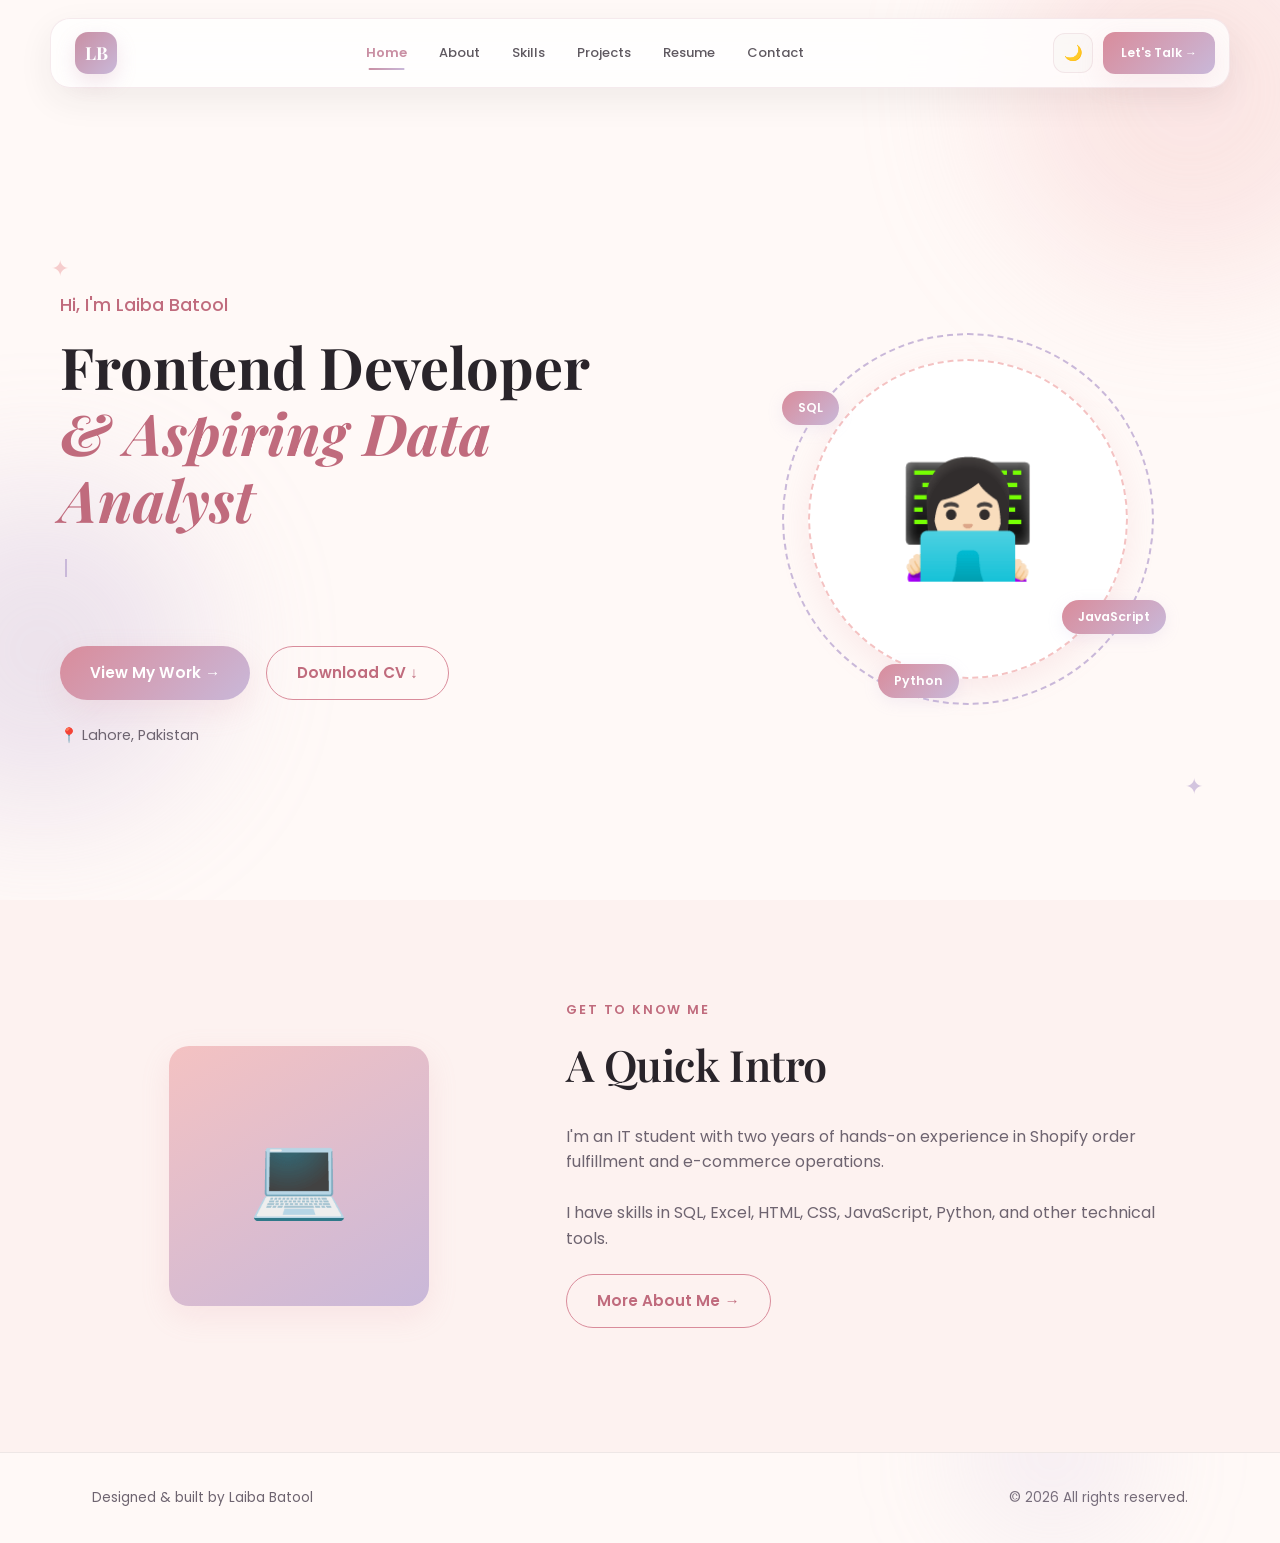
<file: index.html>
<!DOCTYPE html>

<html lang="en">

<head> <meta charset="UTF-8"> <meta name="viewport" content="width=device-width, initial-scale=1.0">

<title>Laiba Batool | Frontend Developer & Aspiring Data Analyst</title>

<!-- FAVICON -->
<link
    rel="icon"
    type="image/svg+xml"
    href="data:image/svg+xml,%3Csvg xmlns='http://www.w3.org/2000/svg' viewBox='0 0 100 100'%3E%3Crect width='100' height='100' rx='25' fill='%23C9B8D9'/%3E%3Ctext x='50' y='68' text-anchor='middle' font-size='55' font-family='Georgia' font-weight='bold' fill='%23FAF7F5'%3ELB%3C/text%3E%3C/svg%3E"
>

<!-- GOOGLE FONTS -->
<link rel="preconnect" href="https://fonts.googleapis.com">
<link rel="preconnect" href="https://fonts.gstatic.com" crossorigin>

<link
    href="https://fonts.googleapis.com/css2?family=Playfair+Display:wght@500;600;700&family=Poppins:wght@300;400;500;600;700&display=swap"
    rel="stylesheet"
>

<!-- MAIN CSS -->
<link rel="stylesheet" href="style.css">


<style>

    /* =========================================================
       CINEMATIC PORTFOLIO INTRO
    ========================================================== */

    #portfolio-intro {
        position: fixed;
        inset: 0;
        z-index: 99999;

        display: flex;
        align-items: center;
        justify-content: center;

        background: #FAF7F5;

        overflow: hidden;

        animation:
            introExit
            1.1s
            cubic-bezier(.77,0,.18,1)
            3.1s
            forwards;
    }

    #portfolio-intro::before {
        content: "";

        position: absolute;

        width: 520px;
        height: 520px;

        border-radius: 50%;

        background: rgba(232,199,209,0.42);

        filter: blur(75px);

        top: -180px;
        left: -170px;

        animation:
            introGlow
            4s
            ease-in-out
            infinite
            alternate;
    }

    #portfolio-intro::after {
        content: "";

        position: absolute;

        width: 500px;
        height: 500px;

        border-radius: 50%;

        background: rgba(201,184,217,0.38);

        filter: blur(80px);

        bottom: -190px;
        right: -150px;

        animation:
            introGlow
            4s
            ease-in-out
            infinite
            alternate-reverse;
    }


    /* =========================================================
       INTRO WINDOW
    ========================================================== */

    .intro-window {
        position: relative;
        z-index: 2;

        width: min(620px, 82vw);
        height: 390px;

        background: rgba(255,255,255,0.78);

        border: 1px solid rgba(201,143,163,0.25);

        border-radius: 24px;

        overflow: hidden;

        backdrop-filter: blur(15px);

        box-shadow:
            0 35px 90px rgba(41,37,42,0.14),
            0 12px 35px rgba(201,143,163,0.15);

        transform:
            perspective(1000px)
            scale(0.65)
            rotateX(14deg);

        opacity: 0;

        animation:
            introWindowOpen
            1.15s
            cubic-bezier(.16,1,.3,1)
            0.1s
            forwards;
    }


    /* =========================================================
       BROWSER BAR
    ========================================================== */

    .intro-browser-bar {
        height: 48px;

        display: flex;
        align-items: center;

        padding: 0 18px;

        gap: 8px;

        background: rgba(250,247,245,0.92);

        border-bottom:
            1px solid rgba(41,37,42,0.07);
    }

    .browser-dot {
        width: 9px;
        height: 9px;

        border-radius: 50%;

        background: #E8C7D1;

        animation:
            dotPulse
            2s
            ease-in-out
            infinite;
    }

    .browser-dot:nth-child(2) {
        background: #C9B8D9;
        animation-delay: .2s;
    }

    .browser-dot:nth-child(3) {
        background: #C98FA3;
        animation-delay: .4s;
    }

    .browser-url {
        position: absolute;

        left: 50%;

        transform: translateX(-50%);

        font-family: "Poppins", sans-serif;

        font-size: 9px;

        letter-spacing: 1px;

        color: #8d858b;

        background: #FAF7F5;

        padding: 6px 28px;

        border-radius: 20px;
    }


    /* =========================================================
       INTRO PAGE
    ========================================================== */

    .intro-page {
        height: calc(100% - 48px);

        display: flex;

        flex-direction: column;

        align-items: center;

        justify-content: center;

        position: relative;

        text-align: center;
    }


    /* =========================================================
       INTRO STARS
    ========================================================== */

    .intro-star {
        position: absolute;

        color: #C98FA3;

        font-size: 22px;

        opacity: 0;

        animation:
            starEnter .7s ease 1s forwards,
            starFloat 3s ease-in-out 1.7s infinite;
    }

    .intro-star.one {
        top: 65px;
        left: 75px;
    }

    .intro-star.two {
        bottom: 65px;
        right: 80px;

        color: #C9B8D9;

        animation-delay:
            1.2s,
            2s;
    }


    /* =========================================================
       INTRO AVATAR
    ========================================================== */

    .intro-avatar {
        width: 108px;
        height: 108px;

        display: flex;

        align-items: center;
        justify-content: center;

        border-radius: 50%;

        background:
            linear-gradient(
                135deg,
                #E8C7D1,
                #C9B8D9
            );

        border: 5px solid #FAF7F5;

        box-shadow:
            0 15px 40px rgba(201,143,163,0.28),
            0 0 0 8px rgba(201,184,217,0.12);

        font-size: 60px;

        opacity: 0;

        transform:
            translateY(35px)
            scale(.4);

        animation:
            introAvatar
            .9s
            cubic-bezier(.16,1,.3,1)
            .65s
            forwards;
    }


    /* =========================================================
       INTRO AVATAR RING
    ========================================================== */

    .intro-avatar-ring {
        position: absolute;

        width: 137px;
        height: 137px;

        border-radius: 50%;

        border:
            1px dashed
            rgba(201,143,163,0.65);

        opacity: 0;

        animation:
            ringIntro
            .8s
            ease
            .7s
            forwards,
            introRingRotate
            10s
            linear
            1.5s
            infinite;
    }

    .intro-avatar-ring::after {
        content: "";

        position: absolute;

        inset: 8px;

        border-radius: 50%;

        border:
            1px solid
            rgba(201,184,217,0.35);
    }


    /* =========================================================
       INTRO NAME
    ========================================================== */

    .intro-name {
        margin-top: 22px;

        display: flex;

        align-items: center;
        justify-content: center;

        gap: 14px;

        font-family:
            "Playfair Display",
            serif;

        font-size:
            clamp(35px,5vw,52px);

        font-weight: 600;

        color: #29252A;

        opacity: 0;

        transform: translateY(20px);

        animation:
            introName
            .8s
            ease
            1.1s
            forwards;
    }

    .intro-name span {
        color: #C98FA3;
    }


    .name-icon {
        font-family:
            "Poppins",
            sans-serif;

        font-size: 20px;

        color: #C9B8D9;

        display: inline-block;

        animation:
            nameIconFloat
            2.5s
            ease-in-out
            infinite;
    }

    .name-icon:last-child {
        color: #C98FA3;

        animation-delay: .5s;
    }


    /* =========================================================
       INTRO ROLE
    ========================================================== */

    .intro-role {
        margin-top: 6px;

        font-family:
            "Poppins",
            sans-serif;

        font-size: 11px;

        letter-spacing: 2.5px;

        text-transform: uppercase;

        color: #756e75;

        opacity: 0;

        transform: translateY(12px);

        animation:
            introRole
            .7s
            ease
            1.45s
            forwards;
    }

    .intro-role span {
        color: #C98FA3;
        padding: 0 7px;
    }


    /* =========================================================
       INTRO PROGRESS
    ========================================================== */

    .intro-progress {
        position: absolute;

        bottom: 34px;
        left: 50%;

        transform: translateX(-50%);

        width: 140px;
        height: 2px;

        background: #E8C7D1;

        overflow: hidden;

        opacity: 0;

        animation:
            progressAppear
            .5s
            ease
            1.55s
            forwards;
    }

    .intro-progress::after {
        content: "";

        position: absolute;

        left: 0;
        top: 0;

        width: 0;
        height: 100%;

        background:
            linear-gradient(
                90deg,
                #C98FA3,
                #C9B8D9
            );

        animation:
            progressLoad
            1.35s
            ease
            1.7s
            forwards;
    }


    /* =========================================================
       INTRO ANIMATIONS
    ========================================================== */

    @keyframes introWindowOpen {

        0% {
            opacity: 0;

            transform:
                perspective(1000px)
                scale(.65)
                rotateX(14deg);
        }

        60% {
            opacity: 1;
        }

        100% {
            opacity: 1;

            transform:
                perspective(1000px)
                scale(1)
                rotateX(0);
        }
    }

    @keyframes introAvatar {

        from {
            opacity: 0;

            transform:
                translateY(35px)
                scale(.4);
        }

        to {
            opacity: 1;

            transform:
                translateY(0)
                scale(1);
        }
    }

    @keyframes ringIntro {

        from {
            opacity: 0;

            transform:
                scale(.5);
        }

        to {
            opacity: 1;

            transform:
                scale(1);
        }
    }

    @keyframes introRingRotate {

        from {
            transform: rotate(0deg);
        }

        to {
            transform: rotate(360deg);
        }
    }

    @keyframes introName {

        from {
            opacity: 0;

            transform: translateY(20px);

            filter: blur(6px);
        }

        to {
            opacity: 1;

            transform: translateY(0);

            filter: blur(0);
        }
    }

    @keyframes introRole {

        from {
            opacity: 0;

            transform: translateY(12px);
        }

        to {
            opacity: 1;

            transform: translateY(0);
        }
    }

    @keyframes progressAppear {

        from {
            opacity: 0;
        }

        to {
            opacity: 1;
        }
    }

    @keyframes progressLoad {

        from {
            width: 0;
        }

        to {
            width: 100%;
        }
    }

    @keyframes introGlow {

        from {
            transform: scale(.9);
        }

        to {
            transform: scale(1.15);
        }
    }

    @keyframes starEnter {

        from {
            opacity: 0;

            transform: scale(0);
        }

        to {
            opacity: .8;

            transform: scale(1);
        }
    }

    @keyframes starFloat {

        0%,
        100% {
            transform:
                translateY(0)
                rotate(0deg);
        }

        50% {
            transform:
                translateY(-13px)
                rotate(10deg);
        }
    }

    @keyframes dotPulse {

        0%,
        100% {
            transform: scale(1);
        }

        50% {
            transform: scale(1.35);
        }
    }

    @keyframes nameIconFloat {

        0%,
        100% {
            transform:
                translateY(0)
                rotate(0deg)
                scale(1);
        }

        50% {
            transform:
                translateY(-7px)
                rotate(15deg)
                scale(1.15);
        }
    }

    @keyframes introExit {

        0% {
            opacity: 1;

            transform: scale(1);
        }

        45% {
            opacity: 1;

            transform: scale(1.01);
        }

        75% {
            opacity: .8;

            transform: scale(1.06);
        }

        100% {
            opacity: 0;

            transform: scale(1.14);

            visibility: hidden;

            pointer-events: none;
        }
    }


    /* =========================================================
       PROFESSIONAL NAVBAR
    ========================================================== */

    .navbar {
        position: fixed;

        top: 18px;
        left: 50%;

        transform: translateX(-50%);

        width: min(1180px, calc(100% - 40px));

        z-index: 9999;

        transition:
            top .35s ease,
            width .35s ease;
    }

    .nav-inner {
        min-height: 70px;

        display: flex;

        align-items: center;

        justify-content: space-between;

        gap: 28px;

        padding: 10px 14px 10px 24px;

        background:
            rgba(255,255,255,0.78);

        border:
            1px solid
            rgba(201,143,163,.18);

        border-radius: 20px;

        backdrop-filter: blur(20px);

        -webkit-backdrop-filter: blur(20px);

        box-shadow:
            0 12px 35px
            rgba(41,37,42,.07);
    }

    /* LOGO */

    .nav-inner::before {
        content: "LB";

        width: 42px;
        height: 42px;

        flex-shrink: 0;

        display: flex;

        align-items: center;
        justify-content: center;

        border-radius: 13px;

        background:
            linear-gradient(
                135deg,
                #C98FA3,
                #C9B8D9
            );

        color: #fff;

        font-family:
            "Playfair Display",
            serif;

        font-size: 18px;

        font-weight: 700;

        box-shadow:
            0 8px 20px
            rgba(201,143,163,.22);
    }


    /* NAV LINKS */

    .nav-links {
        display: flex;

        align-items: center;

        justify-content: center;

        gap: 6px;

        flex: 1;
    }

    .nav-links a {
        position: relative;

        padding: 10px 13px;

        text-decoration: none;

        color: #5f5960;

        font-family:
            "Poppins",
            sans-serif;

        font-size: 13px;

        font-weight: 500;

        border-radius: 10px;

        transition:
            color .3s ease,
            background .3s ease,
            transform .3s ease;
    }

    .nav-links a:hover {
        color: #C98FA3;

        background:
            rgba(201,184,217,.10);

        transform:
            translateY(-1px);
    }

    .nav-links a.active {
        color: #C98FA3;

        font-weight: 600;
    }

    .nav-links a::after {
        content: "";

        position: absolute;

        left: 50%;
        bottom: 3px;

        width: 0;
        height: 2px;

        border-radius: 20px;

        background:
            linear-gradient(
                90deg,
                #C98FA3,
                #C9B8D9
            );

        transform:
            translateX(-50%);

        transition:
            width .3s ease;
    }

    .nav-links a:hover::after,
    .nav-links a.active::after {
        width: 55%;
    }


    /* NAV ACTIONS */

    .nav-actions {
        display: flex;

        align-items: center;

        gap: 10px;
    }


    /* THEME BUTTON */

    .theme-toggle {
        width: 40px;
        height: 40px;

        border: 1px solid
            rgba(201,143,163,.18);

        border-radius: 12px;

        background:
            rgba(250,247,245,.8);

        cursor: pointer;

        font-size: 15px;

        display: flex;

        align-items: center;
        justify-content: center;

        transition:
            transform .3s ease,
            background .3s ease,
            box-shadow .3s ease;
    }

    .theme-toggle:hover {
        transform:
            rotate(15deg)
            scale(1.05);

        background:
            #C9B8D9;

        box-shadow:
            0 8px 20px
            rgba(201,184,217,.25);
    }


    /* LET'S TALK */

    .nav-actions .btn-small {
        padding: 11px 18px;

        border-radius: 12px;

        font-size: 12px;

        font-weight: 600;

        text-decoration: none;
    }


    /* NAVBAR SCROLL */

    .navbar.scrolled {
        top: 10px;

        width:
            min(1100px, calc(100% - 30px));
    }

    .navbar.scrolled .nav-inner {
        min-height: 62px;

        box-shadow:
            0 15px 40px
            rgba(41,37,42,.10);

        background:
            rgba(255,255,255,.90);
    }


    /* =========================================================
       MOUSE LAVENDER SPOTLIGHT
    ========================================================== */

    .mouse-glow {
        position: fixed;

        width: 300px;
        height: 300px;

        border-radius: 50%;

        pointer-events: none;

        z-index: 2;

        background:
            radial-gradient(
                circle,
                rgba(201,184,217,.30) 0%,
                rgba(201,184,217,.15) 30%,
                rgba(201,184,217,.05) 55%,
                transparent 72%
            );

        transform:
            translate(-50%,-50%);

        opacity: 0;

        transition:
            opacity .4s ease,
            width .3s ease,
            height .3s ease;

        mix-blend-mode: multiply;
    }

    body:hover .mouse-glow {
        opacity: 1;
    }


    /* =========================================================
       BACKGROUND BLOBS
    ========================================================== */

    .bg-decor {
        pointer-events: none;
    }

    .decor-blob {
        animation:
            blobMovement
            10s
            ease-in-out
            infinite
            alternate;
    }

    .blob-2 {
        animation-delay: -4s;
    }

    @keyframes blobMovement {

        0% {
            transform:
                translate(0,0)
                scale(1);
        }

        50% {
            transform:
                translate(35px,-25px)
                scale(1.08);
        }

        100% {
            transform:
                translate(-25px,35px)
                scale(.95);
        }
    }


    /* =========================================================
       HERO
    ========================================================== */

    .hero {
        position: relative;

        overflow: hidden;
    }

    .hero-inner {
        position: relative;

        z-index: 3;
    }


    /* HERO TEXT */

    .hero-text {
        animation:
            heroTextReveal
            1.1s
            cubic-bezier(.16,1,.3,1)
            .25s
            both;
    }

    @keyframes heroTextReveal {

        from {
            opacity: 0;

            transform:
                translateX(-45px);

            filter:
                blur(6px);
        }

        to {
            opacity: 1;

            transform:
                translateX(0);

            filter:
                blur(0);
        }
    }


    .eyebrow {
        animation:
            eyebrowPulse
            3s
            ease-in-out
            infinite;
    }

    @keyframes eyebrowPulse {

        0%,
        100% {
            transform:
                translateX(0);
        }

        50% {
            transform:
                translateX(5px);
        }
    }


    /* HERO TITLE */

    .hero-title {
        animation:
            titleReveal
            1.2s
            cubic-bezier(.16,1,.3,1)
            .4s
            both;
    }

    @keyframes titleReveal {

        from {
            opacity: 0;

            transform:
                translateY(35px);

            filter:
                blur(8px);
        }

        to {
            opacity: 1;

            transform:
                translateY(0);

            filter:
                blur(0);
        }
    }


    /* TYPEWRITER */

    .hero-sub.typewriter-text {
        min-height: 58px;

        position: relative;
    }

    .hero-sub.typewriter-text::after {
        content: "";

        display: inline-block;

        width: 2px;

        height: 1.1em;

        margin-left: 5px;

        vertical-align: middle;

        background:
            #C9B8D9;

        animation:
            cursorBlink
            .7s
            infinite;
    }

    @keyframes cursorBlink {

        0%,
        45% {
            opacity: 1;
        }

        46%,
        100% {
            opacity: 0;
        }
    }


    /* BUTTONS */

    .hero-actions {
        animation:
            buttonsReveal
            1s
            ease
            1.15s
            both;
    }

    @keyframes buttonsReveal {

        from {
            opacity: 0;

            transform:
                translateY(20px);
        }

        to {
            opacity: 1;

            transform:
                translateY(0);
        }
    }

    .btn {
        position: relative;

        overflow: hidden;

        transition:
            transform .3s ease,
            box-shadow .3s ease;
    }

    .btn::before {
        content: "";

        position: absolute;

        top: 0;
        left: -120%;

        width: 80%;
        height: 100%;

        background:
            linear-gradient(
                90deg,
                transparent,
                rgba(255,255,255,.5),
                transparent
            );

        transform:
            skewX(-20deg);

        transition:
            left .6s ease;
    }

    .btn:hover::before {
        left: 130%;
    }

    .btn:hover {
        transform:
            translateY(-4px);

        box-shadow:
            0 12px 28px
            rgba(201,143,163,.28);
    }


    /* HERO VISUAL */

    .hero-visual {
        perspective:
            1000px;

        animation:
            visualReveal
            1.3s
            cubic-bezier(.16,1,.3,1)
            .45s
            both;
    }

    @keyframes visualReveal {

        from {
            opacity: 0;

            transform:
                translateX(50px)
                scale(.85);
        }

        to {
            opacity: 1;

            transform:
                translateX(0)
                scale(1);
        }
    }

    .hero-card {
        position: relative;

        transition:
            transform .15s ease-out;

        transform-style:
            preserve-3d;
    }


    /* HERO AVATAR */

    .hero-avatar {
        position: relative;

        z-index: 5;

        transition:
            transform .4s ease,
            box-shadow .4s ease;

        animation:
            avatarFloat
            4s
            ease-in-out
            infinite;
    }

    .hero-avatar:hover {
        transform:
            scale(1.08);

        box-shadow:
            0 18px 45px
            rgba(201,184,217,.5);
    }

    @keyframes avatarFloat {

        0%,
        100% {
            transform:
                translateY(0);
        }

        50% {
            transform:
                translateY(-10px);
        }
    }


    /* RINGS */

    .ring-1 {
        animation:
            ringSpinOne
            14s
            linear
            infinite;
    }

    .ring-2 {
        animation:
            ringSpinTwo
            18s
            linear
            infinite;
    }

    @keyframes ringSpinOne {

        from {
            transform:
                rotate(0deg);
        }

        to {
            transform:
                rotate(360deg);
        }
    }

    @keyframes ringSpinTwo {

        from {
            transform:
                rotate(360deg);
        }

        to {
            transform:
                rotate(0deg);
        }
    }


    /* =========================================================
       FLOATING SKILL CHIPS
    ========================================================== */

    .floating-chip {
        z-index: 10;

        cursor: pointer;

        transition:
            transform .3s ease,
            box-shadow .3s ease,
            background .3s ease;

        animation:
            chipGlow
            2.5s
            ease-in-out
            infinite;
    }

    .floating-chip:hover {
        background:
            linear-gradient(
                135deg,
                #C9B8D9,
                #C98FA3
            ) !important;

        color:
            #ffffff !important;

        transform:
            scale(1.2)
            translateY(-5px) !important;

        box-shadow:
            0 12px 30px
            rgba(201,184,217,.6);
    }

    .chip-1 {
        animation:
            chipOne
            4s
            ease-in-out
            infinite;
    }

    .chip-2 {
        animation:
            chipTwo
            4.5s
            ease-in-out
            infinite;
    }

    .chip-3 {
        animation:
            chipThree
            4.2s
            ease-in-out
            infinite;
    }

    @keyframes chipOne {

        0%,
        100% {
            transform:
                translate(0,0);
        }

        50% {
            transform:
                translate(-12px,-14px);
        }
    }

    @keyframes chipTwo {

        0%,
        100% {
            transform:
                translate(0,0);
        }

        50% {
            transform:
                translate(13px,-11px);
        }
    }

    @keyframes chipThree {

        0%,
        100% {
            transform:
                translate(0,0);
        }

        50% {
            transform:
                translate(-10px,13px);
        }
    }

    @keyframes chipGlow {

        0%,
        100% {
            box-shadow:
                0 5px 15px
                rgba(201,143,163,.12);
        }

        50% {
            box-shadow:
                0 10px 25px
                rgba(201,184,217,.4);
        }
    }


    /* =========================================================
       LOCATION
    ========================================================== */

    .hero-location {
        animation:
            locationReveal
            .8s
            ease
            1.15s
            both;

        transition:
            transform .3s ease,
            color .3s ease;
    }

    .hero-location:hover {
        transform:
            translateX(6px);

        color:
            #C98FA3;
    }

    @keyframes locationReveal {

        from {
            opacity: 0;

            transform:
                translateY(12px);
        }

        to {
            opacity: 1;

            transform:
                translateY(0);
        }
    }


    /* =========================================================
       PETALS
    ========================================================== */

    .petal {
        animation:
            petalFloat
            4s
            ease-in-out
            infinite;
    }

    .petal-2 {
        animation-delay: -2s;
    }

    @keyframes petalFloat {

        0%,
        100% {
            transform:
                translateY(0)
                rotate(0deg);
        }

        50% {
            transform:
                translateY(-15px)
                rotate(15deg);
        }
    }


    /* =========================================================
       ABOUT
    ========================================================== */

    .about {
        position:
            relative;

        overflow:
            hidden;
    }

    .about-card {
        transition:
            transform .4s ease,
            box-shadow .4s ease;

        animation:
            aboutFloat
            5s
            ease-in-out
            infinite;
    }

    .about-card:hover {
        transform:
            translateY(-12px)
            rotate(-2deg)
            scale(1.03);

        box-shadow:
            0 25px 55px
            rgba(201,184,217,.3);
    }

    @keyframes aboutFloat {

        0%,
        100% {
            transform:
                translateY(0);
        }

        50% {
            transform:
                translateY(-8px);
        }
    }


    /* =========================================================
       SCROLL REVEAL
    ========================================================== */

    .about-content {
        opacity: 0;

        transform:
            translateY(35px);

        transition:
            opacity .9s ease,
            transform .9s ease;
    }

    .about-content.reveal {
        opacity: 1;

        transform:
            translateY(0);
    }

    .about-visual {
        opacity: 0;

        transform:
            translateX(-35px);

        transition:
            opacity .9s ease,
            transform .9s ease;
    }

    .about-visual.reveal {
        opacity: 1;

        transform:
            translateX(0);
    }


    /* =========================================================
       SECTION TITLE
    ========================================================== */

    .section-title {
        transition:
            transform .3s ease,
            color .3s ease;
    }

    .section-title:hover {
        transform:
            translateX(5px);

        color:
            #C98FA3;
    }


    /* =========================================================
       FOOTER
    ========================================================== */

    .footer {
        position:
            relative;

        overflow:
            hidden;
    }

    .footer::before {
        content: "";

        position:
            absolute;

        width: 200px;
        height: 200px;

        border-radius:
            50%;

        background:
            rgba(201,184,217,.15);

        filter:
            blur(50px);

        top: -100px;
        right: 10%;

        animation:
            footerGlow
            6s
            ease-in-out
            infinite
            alternate;
    }

    @keyframes footerGlow {

        from {
            transform:
                translateX(-20px);
        }

        to {
            transform:
                translateX(30px);
        }
    }


    /* =========================================================
       SCROLL TOP
    ========================================================== */

    .scroll-top {
        transition:
            transform .3s ease,
            background .3s ease;
    }

    .scroll-top:hover {
        transform:
            translateY(-5px)
            scale(1.08);

        background:
            #C9B8D9;
    }


    /* =========================================================
       MOBILE
    ========================================================== */

    @media (max-width: 900px) {

        .navbar {
            width:
                calc(100% - 28px);

            top: 12px;
        }

        .nav-inner {
            padding:
                9px 10px 9px 15px;
        }

        .nav-links {
            gap: 2px;
        }

        .nav-links a {
            padding:
                9px 8px;

            font-size: 12px;
        }

        .nav-actions .btn-small {
            padding:
                10px 13px;
        }
    }


    @media (max-width: 768px) {

        .mouse-glow {
            display:
                none;
        }

        .nav-inner {
            min-height:
                62px;
        }

        .nav-inner::before {
            width: 40px;
            height: 40px;
        }

        .nav-links {
            position: fixed;

            top: 76px;
            left: 0;
            right: 0;

            display: none;

            flex-direction: column;

            padding: 14px;

            background:
                rgba(255,255,255,.96);

            border:
                1px solid
                rgba(201,143,163,.18);

            border-radius: 18px;

            box-shadow:
                0 20px 45px
                rgba(41,37,42,.10);

            backdrop-filter:
                blur(20px);
        }

        .nav-links.open {
            display:
                flex;
        }

        .nav-links a {
            width: 100%;

            text-align:
                center;

            padding:
                12px;
        }

        .nav-actions {
            margin-left:
                auto;
        }

        .nav-burger {
            width: 40px;
            height: 40px;

            display: flex;

            flex-direction:
                column;

            align-items:
                center;

            justify-content:
                center;

            gap: 5px;

            border:
                1px solid
                rgba(201,143,163,.18);

            border-radius:
                12px;

            background:
                #FAF7F5;

            cursor:
                pointer;
        }

        .nav-burger span {
            width: 18px;
            height: 2px;

            border-radius:
                10px;

            background:
                #29252A;

            transition:
                .3s ease;
        }

        .hero-sub.typewriter-text {
            min-height:
                90px;
        }
    }


    @media (min-width: 769px) {

        .nav-burger {
            display:
                none;
        }
    }


    @media (max-width: 600px) {

        .intro-window {
            width:
                88vw;

            height:
                360px;

            border-radius:
                19px;
        }

        .browser-url {
            display:
                none;
        }

        .intro-avatar {
            width:
                90px;

            height:
                90px;

            font-size:
                50px;
        }

        .intro-avatar-ring {
            width:
                114px;

            height:
                114px;
        }

        .intro-name {
            font-size:
                34px;

            gap:
                9px;
        }

        .name-icon {
            font-size:
                16px;
        }

        .intro-role {
            font-size:
                9px;

            letter-spacing:
                1.8px;
        }

        .intro-star.one {
            left:
                35px;
        }

        .intro-star.two {
            right:
                35px;
        }

        .nav-actions .btn-small {
            display:
                none;
        }
    }


    /* =========================================================
       ACCESSIBILITY
    ========================================================== */

    @media (prefers-reduced-motion: reduce) {

        *,
        *::before,
        *::after {
            animation-duration:
                .01ms !important;

            animation-iteration-count:
                1 !important;

            scroll-behavior:
                auto !important;

            transition-duration:
                .01ms !important;
        }
    }

</style>

</head>

<body>

<!-- =========================================================
     MOUSE LAVENDER GLOW
========================================================== -->

<div
    class="mouse-glow"
    id="mouseGlow">
</div>


<!-- =========================================================
     CINEMATIC OPENING INTRO
     IMPORTANT:
     JS neeche decide karega ke intro show karna hai ya nahi.
========================================================== -->

<div id="portfolio-intro">

    <div class="intro-window">

        <!-- BROWSER BAR -->

        <div class="intro-browser-bar">

            <span class="browser-dot"></span>
            <span class="browser-dot"></span>
            <span class="browser-dot"></span>

            <div class="browser-url">
                laibabatool.dev
            </div>

        </div>


        <!-- INTRO PAGE -->

        <div class="intro-page">

            <span
                class="intro-star one">
                ✦
            </span>

            <span
                class="intro-star two">
                ✦
            </span>


            <!-- AVATAR RING -->

            <div
                class="intro-avatar-ring">
            </div>


            <!-- AVATAR -->

            <div class="intro-avatar">
                👩🏻‍💻
            </div>


            <!-- NAME -->

            <div class="intro-name">

                <span class="name-icon">
                    ✦
                </span>

                Laiba

                <span>
                    Batool
                </span>

                <span class="name-icon">
                    ✦
                </span>

            </div>


            <!-- ROLE -->

            <div class="intro-role">

                Frontend Developer

                <span>•</span>

                Aspiring Data Analyst

            </div>


            <!-- PROGRESS -->

            <div class="intro-progress"></div>

        </div>

    </div>

</div>


<!-- =========================================================
     DECORATIVE BACKGROUND
========================================================== -->

<div
    class="bg-decor"
    aria-hidden="true">

    <span
        class="decor-blob blob-1">
    </span>

    <span
        class="decor-blob blob-2">
    </span>

</div>


<!-- =========================================================
     PROFESSIONAL NAVBAR
========================================================== -->

<header
    class="navbar"
    id="navbar">

    <div class="nav-inner">


        <!-- NAVIGATION -->

        <nav
            class="nav-links"
            id="navLinks">

            <a
                href="index.html"
                class="active">
                Home
            </a>

            <a href="about.html">
                About
            </a>

            <a href="skills.html">
                Skills
            </a>

            <a href="projects.html">
                Projects
            </a>

            <a href="resume.html">
                Resume
            </a>

            <a href="contact.html">
                Contact
            </a>

        </nav>


        <!-- NAV ACTIONS -->

        <div class="nav-actions">

            <button
                id="themeToggle"
                class="theme-toggle"
                aria-label="Toggle dark mode">
                🌙
            </button>


            <a
                href="contact.html"
                class="btn btn-small btn-primary">
                Let's Talk →
            </a>


            <button
                class="nav-burger"
                id="navBurger"
                aria-label="Open menu"
                aria-expanded="false">

                <span></span>
                <span></span>
                <span></span>

            </button>

        </div>

    </div>

</header>


<!-- =========================================================
     MAIN
========================================================== -->

<main>


    <!-- =====================================================
         HERO
    ====================================================== -->

    <section
        class="hero"
        id="home">


        <!-- DECORATIVE PETALS -->

        <span
            class="petal petal-1"
            aria-hidden="true">
            ✦
        </span>

        <span
            class="petal petal-2"
            aria-hidden="true">
            ✦
        </span>


        <div class="hero-inner">


            <!-- HERO TEXT -->

            <div class="hero-text">

                <p class="eyebrow">
                    Hi, I'm Laiba Batool
                </p>


                <h1 class="hero-title">

                    Frontend Developer

                    <br>

                    <em>
                        & Aspiring Data Analyst
                    </em>

                </h1>


                <!-- TYPEWRITER -->

                <p
                    class="hero-sub typewriter-text"
                    id="typewriterText">
                </p>


                <!-- BUTTONS -->

                <div class="hero-actions">

                    <a
                        href="projects.html"
                        class="btn btn-primary">
                        View My Work →
                    </a>

                    <a
                        href="Laiba_Batool_CV.pdf"
                        download
                        class="btn btn-outline">
                        Download CV ↓
                    </a>

                </div>


                <!-- LOCATION -->

                <p class="hero-location">
                    📍 Lahore, Pakistan
                </p>

            </div>


            <!-- =================================================
                 HERO VISUAL
            ================================================== -->

            <div
                class="hero-visual"
                id="heroVisual">

                <div
                    class="hero-card"
                    id="heroCard">


                    <!-- AVATAR -->

                    <div class="hero-avatar">
                        👩🏻‍💻
                    </div>


                    <!-- RINGS -->

                    <div
                        class="hero-ring ring-1">
                    </div>

                    <div
                        class="hero-ring ring-2">
                    </div>


                    <!-- SKILLS -->

                    <span
                        class="floating-chip chip-1">
                        SQL
                    </span>

                    <span
                        class="floating-chip chip-2">
                        JavaScript
                    </span>

                    <span
                        class="floating-chip chip-3">
                        Python
                    </span>

                </div>

            </div>

        </div>

    </section>


    <!-- =====================================================
         ABOUT
    ====================================================== -->

    <section
        class="about"
        id="about-teaser">

        <div
            class="section-inner about-grid">


            <!-- ABOUT VISUAL -->

            <div
                class="about-visual"
                data-reveal>

                <div class="about-card">
                    💻
                </div>

            </div>


            <!-- ABOUT CONTENT -->

            <div
                class="about-content"
                data-reveal>

                <p class="section-eyebrow">
                    Get to know me
                </p>


                <h2 class="section-title">
                    A Quick Intro
                </h2>


                <p class="about-text">

                    I'm an IT student with two years
                    of hands-on experience in Shopify
                    order fulfillment and e-commerce
                    operations.

                    <br>
                    <br>

                    I have skills in SQL, Excel, HTML,
                    CSS, JavaScript, Python, and other
                    technical tools.

                </p>


                <div class="hero-actions">

                    <a
                        href="about.html"
                        class="btn btn-outline">
                        More About Me →
                    </a>

                </div>

            </div>

        </div>

    </section>

</main>


<!-- =========================================================
     FOOTER
========================================================== -->

<footer class="footer">

    <div
        class="section-inner footer-inner">

        <p>
            Designed & built by
            Laiba Batool
        </p>

        <p>
            ©
            <span id="year"></span>
            All rights reserved.
        </p>

    </div>

</footer>


<!-- =========================================================
     SCROLL TO TOP
========================================================== -->

<button
    id="scrollTop"
    class="scroll-top"
    aria-label="Scroll to top">

    ↑

</button>


<!-- =========================================================
     JAVASCRIPT
========================================================== -->

<script>

    /* =====================================================
       CINEMATIC INTRO — SHOW ONLY ONCE PER SESSION
    ====================================================== */

    const intro =
        document.getElementById(
            "portfolio-intro"
        );

    /*
     * sessionStorage ka matlab:
     *
     * Portfolio pehli dafa open hoga:
     * INTRO SHOW
     *
     * Home / About / Skills / Projects par jaogi:
     * INTRO SHOW NAHI HOGA
     *
     * Same browser tab/session mein index.html dobara open:
     * INTRO SHOW NAHI HOGA
     *
     * Browser/tab close karke new session:
     * INTRO PHIR SHOW HO SAKTA HAI
     */

    const introAlreadyShown =
        sessionStorage.getItem(
            "portfolioIntroShown"
        );


    if (introAlreadyShown) {

        /* Intro ko bilkul show nahi karna */

        if (intro) {
            intro.remove();
        }

    } else {

        /* Pehli visit */

        sessionStorage.setItem(
            "portfolioIntroShown",
            "true"
        );


        /* Animation complete hone ke baad remove */

        setTimeout(
            function () {

                if (intro) {
                    intro.remove();
                }

            },
            4250
        );
    }


    /* =====================================================
       TYPEWRITER EFFECT
    ====================================================== */

    const typewriterText =
        document.getElementById(
            "typewriterText"
        );

    const text =
        "I create clean, responsive and user-friendly digital experiences with modern web technologies.";

    let textIndex = 0;


    function typeWriter() {

        if (!typewriterText) return;


        if (
            textIndex <
            text.length
        ) {

            typewriterText.textContent +=
                text.charAt(textIndex);

            textIndex++;


            setTimeout(
                typeWriter,
                38
            );
        }
    }


    setTimeout(
        typeWriter,
        introAlreadyShown ? 700 : 4300
    );


    /* =====================================================
       MOUSE LAVENDER SPOTLIGHT
    ====================================================== */

    const mouseGlow =
        document.getElementById(
            "mouseGlow"
        );

    let mouseX = 0;
    let mouseY = 0;

    let glowX = 0;
    let glowY = 0;


    document.addEventListener(
        "mousemove",
        function (event) {

            mouseX =
                event.clientX;

            mouseY =
                event.clientY;

        }
    );


    function animateGlow() {

        glowX +=
            (mouseX - glowX) * .12;

        glowY +=
            (mouseY - glowY) * .12;


        if (mouseGlow) {

            mouseGlow.style.left =
                glowX + "px";

            mouseGlow.style.top =
                glowY + "px";

        }


        requestAnimationFrame(
            animateGlow
        );
    }


    animateGlow();


    /* =====================================================
       HERO 3D TILT
    ====================================================== */

    const heroVisual =
        document.getElementById(
            "heroVisual"
        );

    const heroCard =
        document.getElementById(
            "heroCard"
        );


    if (
        heroVisual &&
        heroCard
    ) {

        heroVisual.addEventListener(
            "mousemove",
            function (event) {

                const rect =
                    heroVisual
                    .getBoundingClientRect();


                const x =
                    event.clientX -
                    rect.left;

                const y =
                    event.clientY -
                    rect.top;


                const centerX =
                    rect.width / 2;

                const centerY =
                    rect.height / 2;


                const rotateY =
                    (x - centerX) / 25;

                const rotateX =
                    (centerY - y) / 25;


                heroCard.style.transform =
                    `
                    perspective(1000px)
                    rotateX(${rotateX}deg)
                    rotateY(${rotateY}deg)
                    scale(1.03)
                    `;
            }
        );


        heroVisual.addEventListener(
            "mouseleave",
            function () {

                heroCard.style.transform =
                    `
                    perspective(1000px)
                    rotateX(0deg)
                    rotateY(0deg)
                    scale(1)
                    `;

            }
        );
    }


    /* =====================================================
       SKILL CHIP POP
    ====================================================== */

    const chips =
        document.querySelectorAll(
            ".floating-chip"
        );


    chips.forEach(
        function (chip) {

            chip.addEventListener(
                "click",
                function () {

                    chip.style.transform =
                        "scale(1.3)";


                    setTimeout(
                        function () {

                            chip.style.transform =
                                "";

                        },
                        350
                    );

                }
            );

        }
    );


    /* =====================================================
       SCROLL REVEAL
    ====================================================== */

    const revealElements =
        document.querySelectorAll(
            "[data-reveal]"
        );


    const revealObserver =
        new IntersectionObserver(
            function (entries) {

                entries.forEach(
                    function (entry) {

                        if (
                            entry.isIntersecting
                        ) {

                            entry.target.classList.add(
                                "reveal"
                            );

                        }

                    }
                );

            },
            {
                threshold: .15
            }
        );


    revealElements.forEach(
        function (element) {

            revealObserver.observe(
                element
            );

        }
    );


    /* =====================================================
       NAVBAR SCROLL
    ====================================================== */

    const navbar =
        document.getElementById(
            "navbar"
        );


    window.addEventListener(
        "scroll",
        function () {

            if (!navbar) return;


            if (
                window.scrollY > 30
            ) {

                navbar.classList.add(
                    "scrolled"
                );

            } else {

                navbar.classList.remove(
                    "scrolled"
                );

            }

        }
    );


    /* =====================================================
       MOBILE NAVIGATION
    ====================================================== */

    const navBurger =
        document.getElementById(
            "navBurger"
        );

    const navLinks =
        document.getElementById(
            "navLinks"
        );


    if (
        navBurger &&
        navLinks
    ) {

        navBurger.addEventListener(
            "click",
            function () {

                navLinks.classList.toggle(
                    "open"
                );


                const isOpen =
                    navLinks.classList.contains(
                        "open"
                    );


                navBurger.setAttribute(
                    "aria-expanded",
                    isOpen
                );

            }
        );


        navLinks
            .querySelectorAll("a")
            .forEach(
                function (link) {

                    link.addEventListener(
                        "click",
                        function () {

                            navLinks.classList.remove(
                                "open"
                            );

                            navBurger.setAttribute(
                                "aria-expanded",
                                "false"
                            );

                        }
                    );

                }
            );
    }


    /* =====================================================
       CURRENT YEAR
    ====================================================== */

    const year =
        document.getElementById(
            "year"
        );


    if (year) {

        year.textContent =
            new Date().getFullYear();

    }


    /* =====================================================
       SCROLL TO TOP
    ====================================================== */

    const scrollTop =
        document.getElementById(
            "scrollTop"
        );


    if (scrollTop) {

        window.addEventListener(
            "scroll",
            function () {

                if (
                    window.scrollY > 400
                ) {

                    scrollTop.classList.add(
                        "show"
                    );

                } else {

                    scrollTop.classList.remove(
                        "show"
                    );

                }

            }
        );


        scrollTop.addEventListener(
            "click",
            function () {

                window.scrollTo({

                    top: 0,

                    behavior: "smooth"

                });

            }
        );

    }

</script>


<!-- EXISTING JAVASCRIPT -->

<script src="script.js"></script>

</body>

</html>
</file>
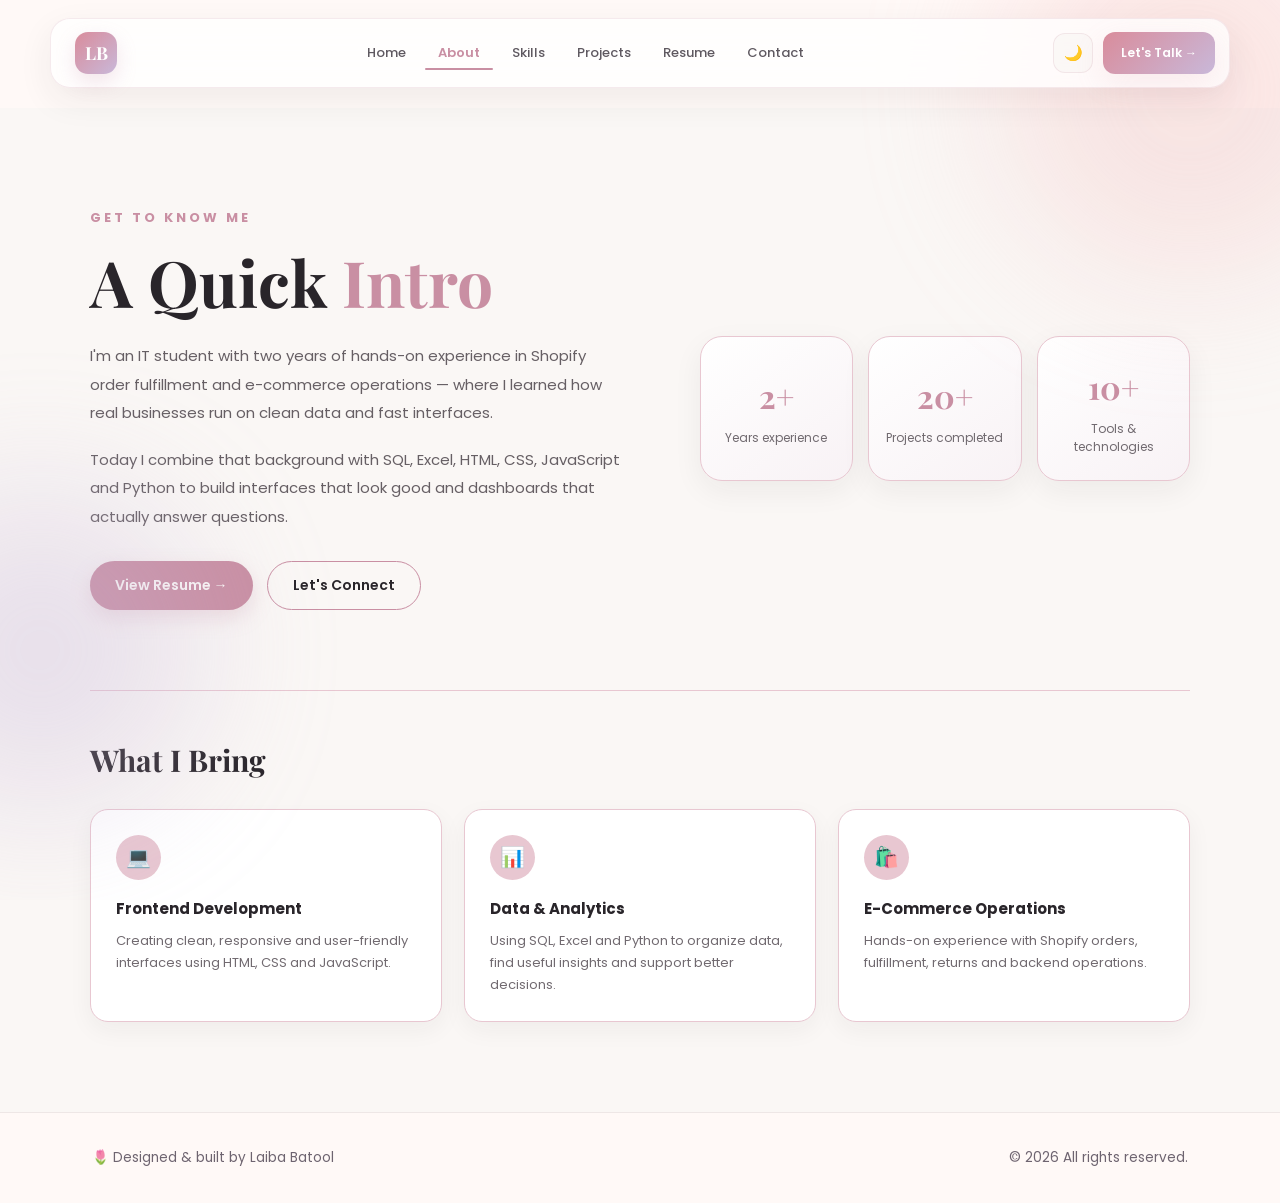
<file: about.html>
<!DOCTYPE html>
<html lang="en">

<head>
    <meta charset="UTF-8">
    <meta name="viewport" content="width=device-width, initial-scale=1.0">

    <title>About | Laiba Batool</title>

    <!-- Favicon -->
    <link
        rel="icon"
        type="image/svg+xml"
        href="data:image/svg+xml,%3Csvg xmlns='http://www.w3.org/2000/svg' viewBox='0 0 100 100'%3E%3Crect width='100' height='100' rx='25' fill='%23C9B8D9'/%3E%3Ctext x='50' y='68' text-anchor='middle' font-size='55' font-family='Georgia' font-weight='bold' fill='%23FAF7F5'%3ELB%3C/text%3E%3C/svg%3E"
    >

    <!-- Google Fonts -->
    <link rel="preconnect" href="https://fonts.googleapis.com">
    <link rel="preconnect" href="https://fonts.gstatic.com" crossorigin>

    <link
        href="https://fonts.googleapis.com/css2?family=Playfair+Display:wght@500;600;700&family=Poppins:wght@300;400;500;600;700&display=swap"
        rel="stylesheet"
    >

    <!-- Existing CSS -->
    <link rel="stylesheet" href="style.css">


    <!-- ABOUT PAGE ONLY -->
    <style>

        /* =========================
           ABOUT PAGE
        ========================== */

        .about-page {
            min-height: calc(100vh - 160px);
            background: var(--off-white);
            color: var(--charcoal);
            padding: 100px 7% 90px;
        }


        .about-container {
            width: 100%;
            max-width: 1150px;
            margin: auto;
        }


        .about-grid {
            display: grid;
            grid-template-columns: 1.1fr 1fr;
            gap: 70px;
            align-items: center;
        }


        /* =========================
           LEFT SIDE
        ========================== */

        .about-label {
            color: var(--dusty-rose);
            font-family: "Poppins", sans-serif;
            font-size: 13px;
            font-weight: 700;
            letter-spacing: 3px;
            text-transform: uppercase;
            margin-bottom: 18px;
        }


        .about-title {
            font-family: "Playfair Display", serif;
            font-size: clamp(3rem, 5vw, 4.4rem);
            line-height: 1.1;
            color: var(--charcoal);
            margin: 0 0 25px;
            font-weight: 700;
        }


        .about-title span {
            color: var(--dusty-rose);
        }


        .about-description {
            font-family: "Poppins", sans-serif;
            color: #665F64;
            font-size: 15px;
            line-height: 1.9;
            max-width: 650px;
            margin-bottom: 18px;
        }


        /* =========================
           BUTTONS
        ========================== */

        .about-buttons {
            display: flex;
            gap: 14px;
            flex-wrap: wrap;
            margin-top: 30px;
        }


        .about-btn {
            display: inline-flex;
            align-items: center;
            justify-content: center;
            padding: 12px 25px;
            border-radius: 30px;
            text-decoration: none;
            font-family: "Poppins", sans-serif;
            font-size: 14px;
            font-weight: 600;
            transition: all 0.3s ease;
        }


        .about-btn-primary {
            background: var(--dusty-rose);
            color: var(--off-white);
            box-shadow: 0 8px 20px rgba(201, 143, 163, 0.25);
        }


        .about-btn-primary:hover {
            background: #B97890;
            transform: translateY(-3px);
        }


        .about-btn-outline {
            background: transparent;
            color: var(--charcoal);
            border: 1px solid var(--dusty-rose);
        }


        .about-btn-outline:hover {
            background: var(--soft-pink);
            transform: translateY(-3px);
        }


        /* =========================
           STATS
        ========================== */

        .about-stats {
            display: grid;
            grid-template-columns: repeat(3, 1fr);
            gap: 15px;
        }


        .about-stat {
            min-height: 145px;
            padding: 22px 12px;
            border-radius: 22px;

            background: linear-gradient(
                145deg,
                #FFFFFF,
                var(--light-bg)
            );

            border: 1px solid var(--soft-pink);

            display: flex;
            flex-direction: column;
            align-items: center;
            justify-content: center;

            text-align: center;

            box-shadow: 0 10px 30px rgba(41, 37, 42, 0.06);

            transition: all 0.3s ease;
        }


        .about-stat:hover {
            transform: translateY(-7px);
            border-color: var(--lavender);
            box-shadow: 0 15px 35px rgba(201, 143, 163, 0.15);
        }


        .stat-number {
            font-family: "Playfair Display", serif;
            font-size: 32px;
            font-weight: 700;
            color: var(--dusty-rose);
            margin-bottom: 8px;
        }


        .stat-text {
            color: #716A70;
            font-family: "Poppins", sans-serif;
            font-size: 12px;
            line-height: 1.5;
        }


        /* =========================
           WHAT I BRING
        ========================== */

        .about-info {
            margin-top: 80px;
            padding-top: 45px;
            border-top: 1px solid var(--soft-pink);
        }


        .about-info-title {
            font-family: "Playfair Display", serif;
            color: var(--charcoal);
            font-size: 30px;
            margin-bottom: 25px;
        }


        .about-info-grid {
            display: grid;
            grid-template-columns: repeat(3, 1fr);
            gap: 22px;
        }


        .info-item {
            padding: 25px;
            background: #FFFFFF;
            border: 1px solid var(--soft-pink);
            border-radius: 18px;

            box-shadow: 0 8px 25px rgba(41, 37, 42, 0.05);

            transition: all 0.3s ease;
        }


        .info-item:hover {
            transform: translateY(-5px);
            border-color: var(--lavender);
        }


        .info-icon {
            width: 45px;
            height: 45px;
            border-radius: 50%;

            display: flex;
            align-items: center;
            justify-content: center;

            background: var(--soft-pink);
            color: var(--charcoal);

            margin-bottom: 17px;
            font-size: 20px;
        }


        .info-item h3 {
            font-family: "Poppins", sans-serif;
            color: var(--charcoal);
            font-size: 15px;
            margin-bottom: 9px;
        }


        .info-item p {
            font-family: "Poppins", sans-serif;
            color: #716A70;
            font-size: 13px;
            line-height: 1.7;
            margin: 0;
        }


        /* =========================
           ACTIVE ABOUT NAV
        ========================== */

        .nav-links a.active {
            color: var(--dusty-rose) !important;
        }


        .nav-links a.active::after {
            width: 100% !important;
            background: var(--dusty-rose) !important;
        }


        /* =========================
           RESPONSIVE
        ========================== */

        @media (max-width: 900px) {

            .about-grid {
                grid-template-columns: 1fr;
                gap: 50px;
            }

            .about-title {
                font-size: 3.2rem;
            }

            .about-stats {
                max-width: 650px;
            }
        }


        @media (max-width: 650px) {

            .about-page {
                padding: 70px 22px;
            }

            .about-title {
                font-size: 2.7rem;
            }

            .about-description {
                font-size: 14px;
            }

            .about-stats {
                grid-template-columns: 1fr;
            }

            .about-info-grid {
                grid-template-columns: 1fr;
            }

            .about-stat {
                min-height: 110px;
            }
        }

    </style>

</head>


<body>


    <!-- =========================
         MOUSE LAVENDER GLOW
    ========================== -->

    <div class="mouse-glow" id="mouseGlow"></div>


    <!-- =========================
         BACKGROUND
    ========================== -->

    <div class="bg-decor" aria-hidden="true">
        <span class="decor-blob blob-1"></span>
        <span class="decor-blob blob-2"></span>
    </div>


    <!-- =========================
         NAVBAR
    ========================== -->

    <header class="navbar" id="navbar">

        <div class="nav-inner">

            <!-- Navigation -->
            <nav class="nav-links" id="navLinks">

                <a href="index.html">Home</a>

                <!-- ABOUT ACTIVE -->
                <a href="about.html" class="active">About</a>

                <a href="skills.html">Skills</a>

                <a href="projects.html">Projects</a>

                <a href="resume.html">Resume</a>

                <a href="contact.html">Contact</a>

            </nav>


            <!-- Navbar Actions -->
            <div class="nav-actions">

                <button
                    id="themeToggle"
                    class="theme-toggle"
                    aria-label="Toggle dark mode">
                    🌙
                </button>


                <a
                    href="contact.html"
                    class="btn btn-small btn-primary">
                    Let's Talk →
                </a>


                <button
                    class="nav-burger"
                    id="navBurger"
                    aria-label="Open menu"
                    aria-expanded="false">

                    <span></span>
                    <span></span>
                    <span></span>

                </button>

            </div>

        </div>

    </header>


    <!-- =========================
         ABOUT PAGE
    ========================== -->

    <main class="about-page">

        <div class="about-container">


            <!-- MAIN ABOUT -->

            <div class="about-grid">


                <!-- LEFT -->

                <div>

                    <p class="about-label">
                        Get to know me
                    </p>


                    <h1 class="about-title">
                        A Quick <span>Intro</span>
                    </h1>


                    <p class="about-description">
                        I'm an IT student with two years of hands-on
                        experience in Shopify order fulfillment and
                        e-commerce operations — where I learned how
                        real businesses run on clean data and fast
                        interfaces.
                    </p>


                    <p class="about-description">
                        Today I combine that background with SQL,
                        Excel, HTML, CSS, JavaScript and Python to
                        build interfaces that look good and dashboards
                        that actually answer questions.
                    </p>


                    <div class="about-buttons">

                        <a
                            href="resume.html"
                            class="about-btn about-btn-primary">
                            View Resume →
                        </a>


                        <a
                            href="contact.html"
                            class="about-btn about-btn-outline">
                            Let's Connect
                        </a>

                    </div>

                </div>


                <!-- RIGHT STATS -->

                <div class="about-stats">


                    <div class="about-stat">

                        <div class="stat-number">
                            2+
                        </div>

                        <div class="stat-text">
                            Years experience
                        </div>

                    </div>


                    <div class="about-stat">

                        <div class="stat-number">
                            20+
                        </div>

                        <div class="stat-text">
                            Projects completed
                        </div>

                    </div>


                    <div class="about-stat">

                        <div class="stat-number">
                            10+
                        </div>

                        <div class="stat-text">
                            Tools &amp; technologies
                        </div>

                    </div>

                </div>

            </div>


            <!-- =========================
                 WHAT I BRING
            ========================== -->

            <div class="about-info">

                <h2 class="about-info-title">
                    What I Bring
                </h2>


                <div class="about-info-grid">


                    <!-- Frontend -->

                    <div class="info-item">

                        <div class="info-icon">
                            💻
                        </div>

                        <h3>
                            Frontend Development
                        </h3>

                        <p>
                            Creating clean, responsive and
                            user-friendly interfaces using HTML,
                            CSS and JavaScript.
                        </p>

                    </div>


                    <!-- Data -->

                    <div class="info-item">

                        <div class="info-icon">
                            📊
                        </div>

                        <h3>
                            Data &amp; Analytics
                        </h3>

                        <p>
                            Using SQL, Excel and Python to organize
                            data, find useful insights and support
                            better decisions.
                        </p>

                    </div>


                    <!-- E-Commerce -->

                    <div class="info-item">

                        <div class="info-icon">
                            🛍️
                        </div>

                        <h3>
                            E-Commerce Operations
                        </h3>

                        <p>
                            Hands-on experience with Shopify orders,
                            fulfillment, returns and backend
                            operations.
                        </p>

                    </div>

                </div>

            </div>

        </div>

    </main>


    <!-- =========================
         FOOTER
    ========================== -->

    <footer class="footer">

        <div class="section-inner footer-inner">

            <p>
                🌷 Designed &amp; built by Laiba Batool
            </p>

            <p>
                &copy;
                <span id="year"></span>
                All rights reserved.
            </p>

        </div>

    </footer>


    <!-- Scroll To Top -->

    <button
        id="scrollTop"
        class="scroll-top"
        aria-label="Scroll to top">
        ↑
    </button>


    <!-- JavaScript -->

    <script src="script.js"></script>

</body>

</html>
</file>
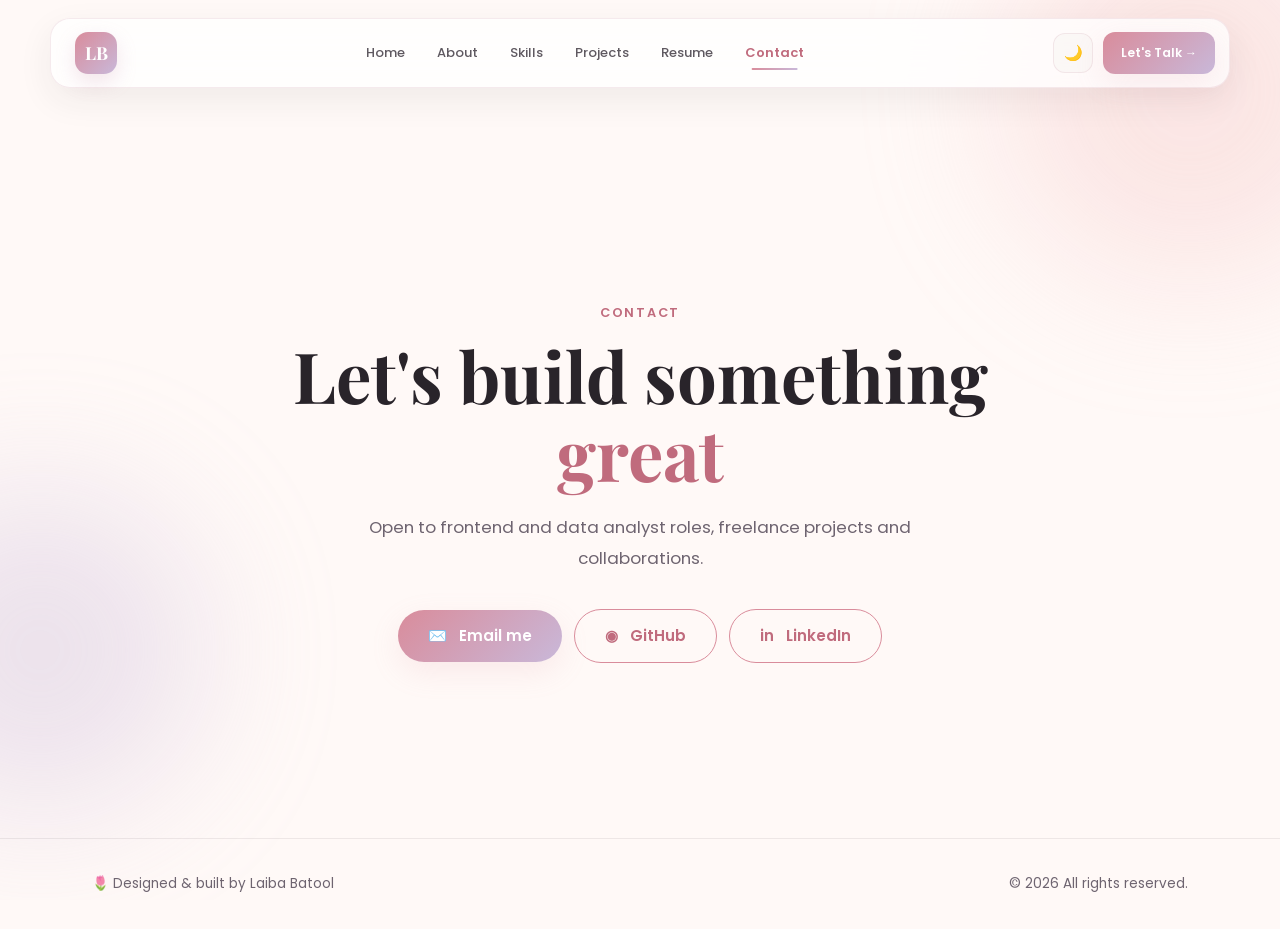
<file: contact.html>
<!DOCTYPE html>
<html lang="en">

<head>
    <meta charset="UTF-8">
    <meta name="viewport" content="width=device-width, initial-scale=1.0">

    <title>Contact | Laiba Batool</title>

    <!-- Favicon -->
    <link
        rel="icon"
        type="image/svg+xml"
        href="data:image/svg+xml,%3Csvg xmlns='http://www.w3.org/2000/svg' viewBox='0 0 100 100'%3E%3Crect width='100' height='100' rx='25' fill='%23C9B8D9'/%3E%3Ctext x='50' y='68' text-anchor='middle' font-size='55' font-family='Georgia' font-weight='bold' fill='%23FAF7F5'%3ELB%3C/text%3E%3C/svg%3E"
    >

    <!-- Google Fonts -->
    <link rel="preconnect" href="https://fonts.googleapis.com">
    <link rel="preconnect" href="https://fonts.gstatic.com" crossorigin>

    <link
        href="https://fonts.googleapis.com/css2?family=Playfair+Display:wght@500;600;700&family=Poppins:wght@300;400;500;600;700&display=swap"
        rel="stylesheet"
    >

    <!-- Existing CSS - DO NOT CHANGE -->
    <link rel="stylesheet" href="style.css">
</head>

<body>

    <!-- Mouse Lavender Glow -->
    <div class="mouse-glow" id="mouseGlow"></div>

    <!-- Background Decoration -->
    <div class="bg-decor" aria-hidden="true">
        <span class="decor-blob blob-1"></span>
        <span class="decor-blob blob-2"></span>
    </div>


    <!-- =========================
         NAVBAR
    ========================== -->

    <header class="navbar" id="navbar">

        <div class="nav-inner">

            <!-- Navigation -->
            <nav class="nav-links" id="navLinks">

                <a href="index.html">Home</a>

                <a href="about.html">About</a>

                <a href="skills.html">Skills</a>

                <a href="projects.html">Projects</a>

                <a href="resume.html">Resume</a>

                <!-- CONTACT ACTIVE -->
                <a href="contact.html" class="active">Contact</a>

            </nav>


            <!-- Navbar Actions -->
            <div class="nav-actions">

                <button
                    id="themeToggle"
                    class="theme-toggle"
                    aria-label="Toggle dark mode">
                    🌙
                </button>


                <a
                    href="contact.html"
                    class="btn btn-small btn-primary">
                    Let's Talk →
                </a>


                <button
                    class="nav-burger"
                    id="navBurger"
                    aria-label="Open menu"
                    aria-expanded="false">

                    <span></span>
                    <span></span>
                    <span></span>

                </button>

            </div>

        </div>

    </header>


    <!-- =========================
         CONTACT PAGE
    ========================== -->

    <main>

        <section
            class="contact"
            style="
                min-height: calc(100vh - 170px);
                display: flex;
                align-items: center;
                justify-content: center;
                padding: 90px 32px 70px;
            "
        >

            <div
                style="
                    width: 100%;
                    max-width: 850px;
                    text-align: center;
                "
            >

                <!-- Small Heading -->
                <p
                    class="section-eyebrow center"
                    style="
                        margin-bottom: 14px;
                        color: var(--rose-deep);
                    "
                >
                    Contact
                </p>


                <!-- Main Heading -->
                <h1
                    style="
                        font-family: var(--font-display);
                        font-size: clamp(2.8rem, 6vw, 4.4rem);
                        line-height: 1.1;
                        font-weight: 700;
                        margin-bottom: 20px;
                        color: var(--text);
                    "
                >
                    Let's build something
                    <span style="color: var(--rose-deep);">
                        great
                    </span>
                </h1>


                <!-- Description -->
                <p
                    style="
                        max-width: 620px;
                        margin: 0 auto 36px;
                        color: var(--text-soft);
                        font-size: 1.05rem;
                        line-height: 1.8;
                    "
                >
                    Open to frontend and data analyst roles,
                    freelance projects and collaborations.
                </p>


                <!-- Contact Buttons -->
                <div
                    style="
                        display: flex;
                        justify-content: center;
                        align-items: center;
                        gap: 12px;
                        flex-wrap: wrap;
                    "
                >

                    <!-- Email -->
                    <a
                        href="mailto:slaibanaqvi10@gmail.com"
                        class="btn btn-primary"
                    >
                        ✉️ &nbsp; Email me
                    </a>


                    <!-- GitHub -->
                    <a
                        href="https://github.com/slaibanaqvi10-pro"
                        target="_blank"
                        rel="noopener noreferrer"
                        class="btn btn-outline"
                    >
                        ◉ &nbsp; GitHub
                    </a>


                    <!-- LinkedIn -->
                    <a
                        href="https://www.linkedin.com/in/laiba-batool-3b55a833b"
                        target="_blank"
                        rel="noopener noreferrer"
                        class="btn btn-outline"
                    >
                        in &nbsp; LinkedIn
                    </a>

                </div>

            </div>

        </section>

    </main>


    <!-- =========================
         FOOTER
    ========================== -->

    <footer class="footer">

        <div class="section-inner footer-inner">

            <p>
                🌷 Designed &amp; built by Laiba Batool
            </p>

            <p>
                &copy;
                <span id="year"></span>
                All rights reserved.
            </p>

        </div>

    </footer>


    <!-- Scroll To Top -->
    <button
        id="scrollTop"
        class="scroll-top"
        aria-label="Scroll to top">
        ↑
    </button>


    <!-- Existing JavaScript -->
    <script src="script.js"></script>

</body>

</html>
</file>
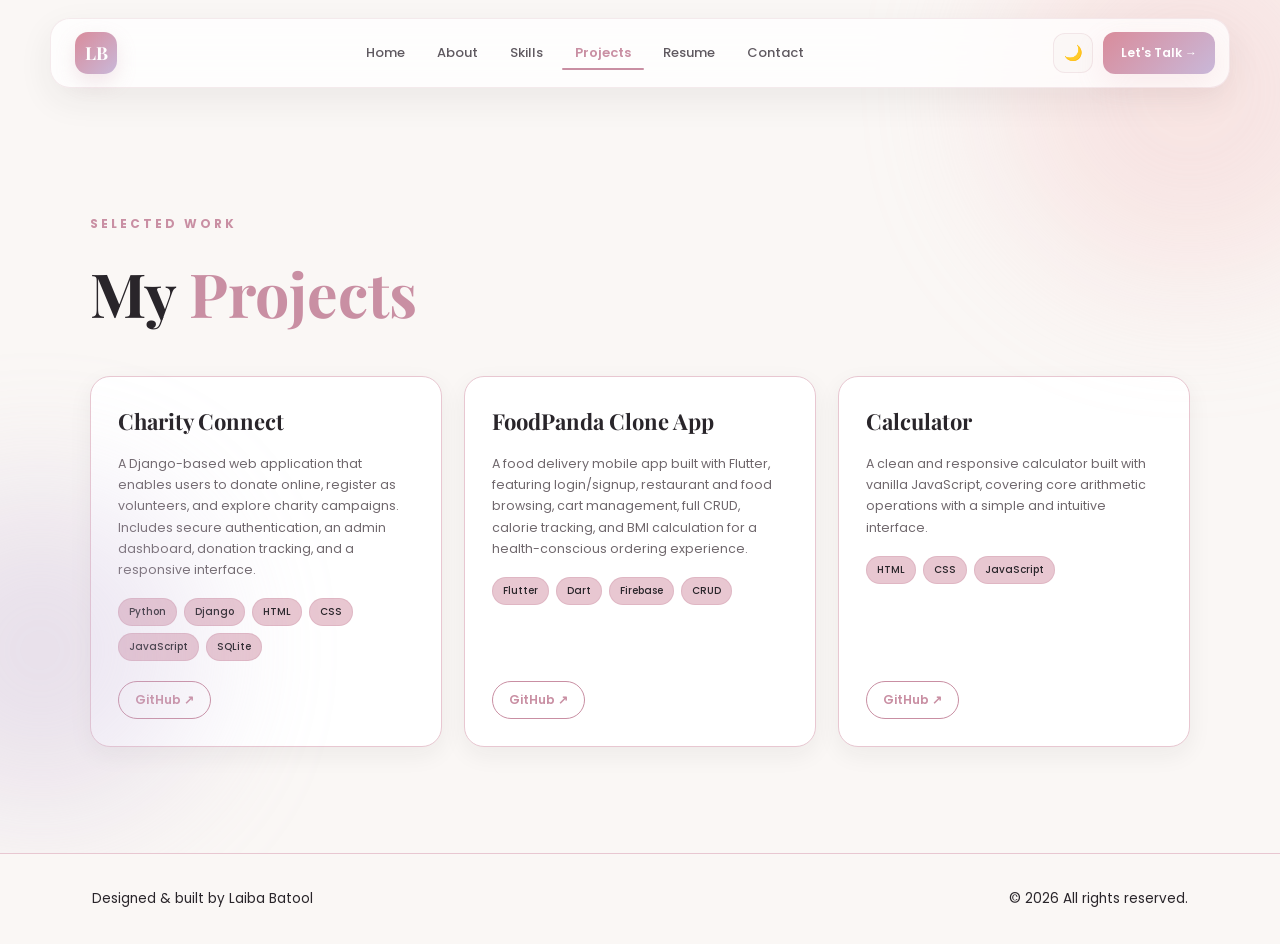
<file: projects.html>
<!DOCTYPE html>
<html lang="en">

<head>
    <meta charset="UTF-8">
    <meta name="viewport" content="width=device-width, initial-scale=1.0">

    <title>Projects | Laiba Batool</title>

    <!-- Favicon -->
    <link
        rel="icon"
        type="image/svg+xml"
        href="data:image/svg+xml,%3Csvg xmlns='http://www.w3.org/2000/svg' viewBox='0 0 100 100'%3E%3Crect width='100' height='100' rx='25' fill='%23C9B8D9'/%3E%3Ctext x='50' y='68' text-anchor='middle' font-size='55' font-family='Georgia' font-weight='bold' fill='%23FAF7F5'%3ELB%3C/text%3E%3C/svg%3E"
    >

    <!-- Google Fonts -->
    <link rel="preconnect" href="https://fonts.googleapis.com">
    <link rel="preconnect" href="https://fonts.gstatic.com" crossorigin>

    <link
        href="https://fonts.googleapis.com/css2?family=Playfair+Display:wght@500;600;700&family=Poppins:wght@300;400;500;600;700&display=swap"
        rel="stylesheet">

    <!-- Main CSS -->
    <link rel="stylesheet" href="style.css">

    <style>

        /* =========================
           PAGE
        ========================== */

        html {
            overflow-x: hidden;
            scroll-behavior: smooth;
        }

        body {
            margin: 0;
            overflow-x: hidden;
            background: var(--off-white);
            color: var(--charcoal);
        }


        /* =========================
           ACTIVE NAV
        ========================== */

        .nav-links a.active {
            color: var(--dusty-rose) !important;
        }

        .nav-links a.active::after {
            width: 100% !important;
            background: var(--dusty-rose) !important;
        }


        /* =========================
           PROJECTS SECTION
        ========================== */

        .projects-page {
            min-height: calc(100vh - 155px);
            background: var(--off-white);

            display: flex;
            align-items: center;

            padding: 55px 7%;
        }

        .projects-container {
            width: 100%;
            max-width: 1100px;
            margin: 0 auto;
        }


        /* =========================
           HEADING
        ========================== */

        .projects-label {
            margin: 0 0 10px;

            color: var(--dusty-rose);

            font-family: "Poppins", sans-serif;
            font-size: 12px;
            font-weight: 700;

            letter-spacing: 3px;
            text-transform: uppercase;
        }

        .projects-title {
            margin: 0 0 35px;

            color: var(--charcoal);

            font-family: "Playfair Display", serif;
            font-size: clamp(2.6rem, 5vw, 3.8rem);
            font-weight: 700;
        }

        .projects-title span {
            color: var(--dusty-rose);
        }


        /* =========================
           PROJECT GRID
        ========================== */

        .projects-grid {
            display: grid;
            grid-template-columns: repeat(3, 1fr);
            gap: 22px;
        }


        /* =========================
           PROJECT CARD
        ========================== */

        .project-card {
            min-height: 315px;

            display: flex;
            flex-direction: column;

            padding: 27px;

            background: #ffffff;

            border: 1px solid var(--soft-pink);
            border-radius: 20px;

            box-shadow:
                0 8px 25px rgba(41, 37, 42, 0.06);

            transition:
                transform 0.35s ease,
                box-shadow 0.35s ease,
                border-color 0.35s ease;
        }

        .project-card:hover {
            transform: translateY(-8px);

            border-color: var(--dusty-rose);

            box-shadow:
                0 20px 40px rgba(201, 143, 163, 0.20);
        }


        /* =========================
           PROJECT CONTENT
        ========================== */

        .project-card h3 {
            margin: 0 0 14px;

            color: var(--charcoal);

            font-family: "Playfair Display", serif;
            font-size: 22px;
            font-weight: 700;
        }

        .project-card p {
            margin: 0 0 18px;

            color: #6F676C;

            font-family: "Poppins", sans-serif;
            font-size: 12.5px;
            line-height: 1.7;
        }


        /* =========================
           TECH TAGS
        ========================== */

        .tech-tags {
            display: flex;
            flex-wrap: wrap;
            gap: 7px;

            margin-bottom: 20px;
        }

        .tech-tags span {
            padding: 5px 10px;

            background: var(--soft-pink);

            border: 1px solid rgba(201, 143, 163, 0.3);
            border-radius: 20px;

            color: var(--charcoal);

            font-family: "Poppins", sans-serif;
            font-size: 10px;
            font-weight: 500;
        }


        /* =========================
           GITHUB BUTTON
        ========================== */

        .project-links {
            margin-top: auto;
        }

        .project-links a {
            display: inline-flex;
            align-items: center;
            justify-content: center;

            padding: 8px 16px;

            border: 1px solid var(--dusty-rose);
            border-radius: 20px;

            background: transparent;

            color: var(--dusty-rose);

            font-family: "Poppins", sans-serif;
            font-size: 12px;
            font-weight: 600;

            text-decoration: none;

            transition: all 0.3s ease;
        }

        .project-links a:hover {
            background: var(--dusty-rose);
            color: var(--off-white);

            transform: translateY(-2px);
        }


        /* =========================
           FOOTER
        ========================== */

        .footer {
            background: var(--off-white);
            border-top: 1px solid var(--soft-pink);
        }

        .footer-inner {
            color: var(--charcoal);
        }


        /* =========================
           RESPONSIVE
        ========================== */

        @media (max-width: 950px) {

            .projects-page {
                min-height: auto;
                padding: 70px 7%;
            }

            .projects-grid {
                grid-template-columns: repeat(2, 1fr);
            }

            body {
                overflow-y: auto;
            }
        }


        @media (max-width: 650px) {

            .projects-page {
                padding: 55px 20px 65px;
            }

            .projects-grid {
                grid-template-columns: 1fr;
            }

            .project-card {
                min-height: auto;
            }

        }

    </style>

</head>


<body>


    <!-- =========================
         MOUSE LAVENDER GLOW
    ========================== -->

    <div class="mouse-glow" id="mouseGlow"></div>


    <!-- =========================
         BACKGROUND DECORATION
    ========================== -->

    <div class="bg-decor" aria-hidden="true">
        <span class="decor-blob blob-1"></span>
        <span class="decor-blob blob-2"></span>
    </div>


    <!-- =========================
         NAVBAR
    ========================== -->

    <header class="navbar" id="navbar">

        <div class="nav-inner">


            <!-- Navigation -->

            <nav class="nav-links" id="navLinks">

                <a href="index.html">
                    Home
                </a>

                <a href="about.html">
                    About
                </a>

                <a href="skills.html">
                    Skills
                </a>

                <a href="projects.html" class="active">
                    Projects
                </a>

                <a href="resume.html">
                    Resume
                </a>

                <a href="contact.html">
                    Contact
                </a>

            </nav>


            <!-- Navbar Actions -->

            <div class="nav-actions">

                <button
                    id="themeToggle"
                    class="theme-toggle"
                    aria-label="Toggle dark mode">
                    🌙
                </button>


                <a
                    href="contact.html"
                    class="btn btn-small btn-primary">
                    Let's Talk →
                </a>


                <button
                    class="nav-burger"
                    id="navBurger"
                    aria-label="Open menu"
                    aria-expanded="false">

                    <span></span>
                    <span></span>
                    <span></span>

                </button>

            </div>

        </div>

    </header>


    <!-- =========================
         PROJECTS
    ========================== -->

    <main class="projects-page">

        <div class="projects-container">


            <p class="projects-label">
                Selected Work
            </p>


            <h1 class="projects-title">
                My <span>Projects</span>
            </h1>


            <div class="projects-grid">


                <!-- =========================
                     CHARITY CONNECT
                ========================== -->

                <article class="project-card">

                    <h3>
                        Charity Connect
                    </h3>

                    <p>
                        A Django-based web application that enables users
                        to donate online, register as volunteers, and
                        explore charity campaigns. Includes secure
                        authentication, an admin dashboard, donation
                        tracking, and a responsive interface.
                    </p>

                    <div class="tech-tags">
                        <span>Python</span>
                        <span>Django</span>
                        <span>HTML</span>
                        <span>CSS</span>
                        <span>JavaScript</span>
                        <span>SQLite</span>
                    </div>

                    <div class="project-links">

                        <a
                            href="https://github.com/slaibanaqvi10-pro/Charity-Connect-website"
                            target="_blank"
                            rel="noopener noreferrer">

                            GitHub ↗

                        </a>

                    </div>

                </article>


                <!-- =========================
                     FOODPANDA CLONE
                ========================== -->

                <article class="project-card">

                    <h3>
                        FoodPanda Clone App
                    </h3>

                    <p>
                        A food delivery mobile app built with Flutter,
                        featuring login/signup, restaurant and food
                        browsing, cart management, full CRUD, calorie
                        tracking, and BMI calculation for a
                        health-conscious ordering experience.
                    </p>

                    <div class="tech-tags">
                        <span>Flutter</span>
                        <span>Dart</span>
                        <span>Firebase</span>
                        <span>CRUD</span>
                    </div>

                    <div class="project-links">

                        <a
                            href="https://github.com/slaibanaqvi10-pro/Food-Panda-Clone"
                            target="_blank"
                            rel="noopener noreferrer">

                            GitHub ↗

                        </a>

                    </div>

                </article>


                <!-- =========================
                     CALCULATOR
                ========================== -->

                <article class="project-card">

                    <h3>
                        Calculator
                    </h3>

                    <p>
                        A clean and responsive calculator built with
                        vanilla JavaScript, covering core arithmetic
                        operations with a simple and intuitive
                        interface.
                    </p>

                    <div class="tech-tags">
                        <span>HTML</span>
                        <span>CSS</span>
                        <span>JavaScript</span>
                    </div>

                    <div class="project-links">

                        <a
                            href="https://github.com/slaibanaqvi10-pro/codealpha_tasks/tree/main/calculator_task"
                            target="_blank"
                            rel="noopener noreferrer">

                            GitHub ↗

                        </a>

                    </div>

                </article>


            </div>

        </div>

    </main>


    <!-- =========================
         FOOTER
    ========================== -->

    <footer class="footer">

        <div class="section-inner footer-inner">

            <p>
                Designed &amp; built by Laiba Batool
            </p>

            <p>
                &copy;
                <span id="year"></span>
                All rights reserved.
            </p>

        </div>

    </footer>


    <!-- =========================
         SCROLL TO TOP
    ========================== -->

    <button
        id="scrollTop"
        class="scroll-top"
        aria-label="Scroll to top">
        ↑
    </button>


    <!-- JavaScript -->

    <script src="script.js"></script>

</body>

</html>
</file>
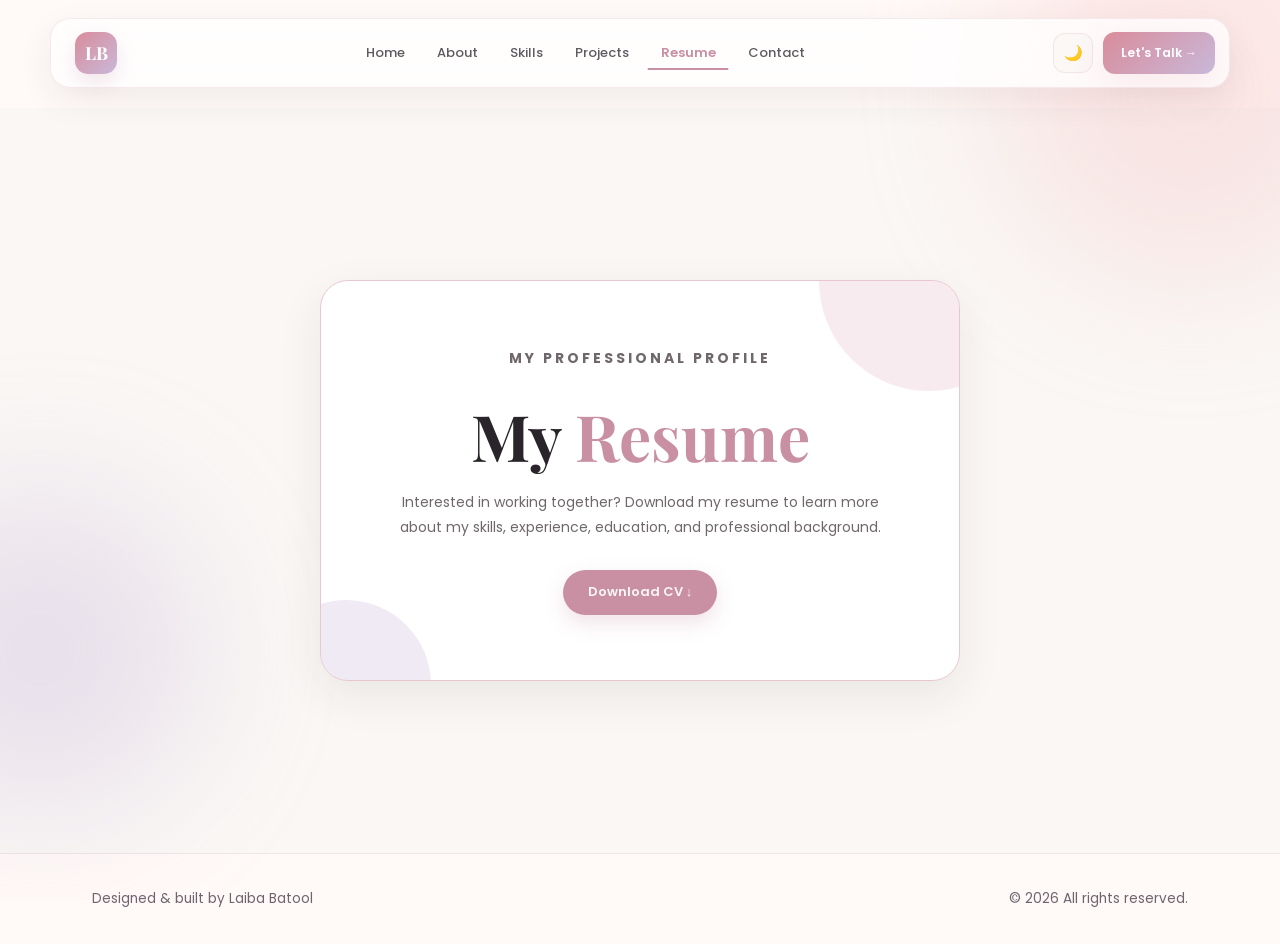
<file: resume.html>
<!DOCTYPE html>
<html lang="en">

<head>

    <meta charset="UTF-8">
    <meta name="viewport" content="width=device-width, initial-scale=1.0">

    <title>Resume | Laiba Batool</title>

    <!-- Favicon -->
    <link
        rel="icon"
        type="image/svg+xml"
        href="data:image/svg+xml,%3Csvg xmlns='http://www.w3.org/2000/svg' viewBox='0 0 100 100'%3E%3Crect width='100' height='100' rx='25' fill='%23C9B8D9'/%3E%3Ctext x='50' y='68' text-anchor='middle' font-size='55' font-family='Georgia' font-weight='bold' fill='%23FAF7F5'%3ELB%3C/text%3E%3C/svg%3E"
    >

    <!-- Google Fonts -->
    <link rel="preconnect" href="https://fonts.googleapis.com">
    <link rel="preconnect" href="https://fonts.gstatic.com" crossorigin>

    <link
        href="https://fonts.googleapis.com/css2?family=Playfair+Display:ital,wght@0,500;0,600;0,700;1,500&family=Poppins:wght@300;400;500;600;700&display=swap"
        rel="stylesheet"
    >

    <!-- Main CSS -->
    <link rel="stylesheet" href="style.css">


    <style>

        /* =========================
           RESUME PAGE
        ========================== */

        .resume-page {
            min-height: calc(100vh - 155px);

            display: flex;
            align-items: center;
            justify-content: center;

            padding: 60px 7%;

            background: var(--off-white);
        }


        .resume-container {
            width: 100%;
            max-width: 900px;
            margin: 0 auto;
        }


        /* =========================
           RESUME CARD
        ========================== */

        .resume-card {
            position: relative;

            padding: 65px 70px;

            text-align: center;

            background: #ffffff;

            border: 1px solid var(--soft-pink);
            border-radius: 28px;

            box-shadow:
                0 15px 45px rgba(41, 37, 42, 0.08);

            overflow: hidden;

            animation: resumeAppear 0.8s ease-out;
        }


        /* Soft decorative circle */

        .resume-card::before {
            content: "";

            position: absolute;

            width: 220px;
            height: 220px;

            top: -110px;
            right: -80px;

            border-radius: 50%;

            background: var(--soft-pink);

            opacity: 0.35;

            animation: floatingShape 5s ease-in-out infinite;
        }


        .resume-card::after {
            content: "";

            position: absolute;

            width: 170px;
            height: 170px;

            bottom: -90px;
            left: -60px;

            border-radius: 50%;

            background: var(--lavender);

            opacity: 0.30;

            animation: floatingShape 6s ease-in-out infinite reverse;
        }


        /* Keep content above decorations */

        .resume-card > * {
            position: relative;
            z-index: 2;
        }


        /* =========================
           RESUME LABEL
        ========================== */

        .resume-label {
            margin-bottom: 12px;

            color: var(--dusty-rose);

            font-family: "Poppins", sans-serif;

            font-size: 12px;
            font-weight: 700;

            letter-spacing: 3px;
            text-transform: uppercase;
        }


        /* =========================
           TITLE
        ========================== */

        .resume-card h1 {
            margin: 0 0 18px;

            color: var(--charcoal);

            font-family: "Playfair Display", serif;

            font-size: clamp(2.8rem, 5vw, 4.2rem);

            line-height: 1.1;
        }


        .resume-card h1 span {
            color: var(--dusty-rose);
        }


        /* =========================
           DESCRIPTION
        ========================== */

        .resume-card p {
            max-width: 650px;

            margin: 0 auto 30px;

            color: #6F676C;

            font-family: "Poppins", sans-serif;

            font-size: 14px;

            line-height: 1.8;
        }


        /* =========================
           DOWNLOAD BUTTON
        ========================== */

        .resume-download {
            display: inline-flex;

            align-items: center;
            justify-content: center;

            gap: 8px;

            padding: 12px 25px;

            border-radius: 25px;

            background: var(--dusty-rose);

            color: var(--off-white);

            font-family: "Poppins", sans-serif;

            font-size: 13px;
            font-weight: 600;

            text-decoration: none;

            box-shadow:
                0 8px 20px rgba(201, 143, 163, 0.25);

            transition:
                transform 0.3s ease,
                box-shadow 0.3s ease,
                background 0.3s ease;
        }


        .resume-download:hover {
            transform: translateY(-4px);

            background: var(--charcoal);

            box-shadow:
                0 12px 25px rgba(41, 37, 42, 0.20);
        }


        /* =========================
           ACTIVE NAV
        ========================== */

        .nav-links a.active {
            color: var(--dusty-rose) !important;
        }

        .nav-links a.active::after {
            width: 100% !important;

            background: var(--dusty-rose) !important;
        }


        /* =========================
           ANIMATIONS
        ========================== */

        @keyframes resumeAppear {

            from {
                opacity: 0;
                transform: translateY(25px) scale(0.98);
            }

            to {
                opacity: 1;
                transform: translateY(0) scale(1);
            }

        }


        @keyframes floatingShape {

            0%,
            100% {
                transform: translate(0, 0);
            }

            50% {
                transform: translate(-12px, 12px);
            }

        }


        /* =========================
           RESPONSIVE
        ========================== */

        @media (max-width: 700px) {

            .resume-page {
                padding: 50px 20px;
            }

            .resume-card {
                padding: 50px 25px;
                border-radius: 22px;
            }

            .resume-card h1 {
                font-size: 2.7rem;
            }

        }

    </style>

</head>


<body>


    <!-- =========================
         MOUSE LAVENDER GLOW
    ========================== -->

    <div class="mouse-glow" id="mouseGlow"></div>


    <!-- =========================
         BACKGROUND DECORATION
    ========================== -->

    <div class="bg-decor" aria-hidden="true">

        <span class="decor-blob blob-1"></span>

        <span class="decor-blob blob-2"></span>

    </div>


    <!-- =========================
         NAVBAR
    ========================== -->

    <header class="navbar" id="navbar">

        <div class="nav-inner">


            <!-- Navigation -->

            <nav class="nav-links" id="navLinks">

                <a href="index.html">
                    Home
                </a>

                <a href="about.html">
                    About
                </a>

                <a href="skills.html">
                    Skills
                </a>

                <a href="projects.html">
                    Projects
                </a>

                <!-- ACTIVE RESUME -->

                <a href="resume.html" class="active">
                    Resume
                </a>

                <a href="contact.html">
                    Contact
                </a>

            </nav>


            <!-- Navbar Actions -->

            <div class="nav-actions">


                <!-- Dark Mode -->

                <button
                    id="themeToggle"
                    class="theme-toggle"
                    aria-label="Toggle dark mode">

                    🌙

                </button>


                <!-- Let's Talk -->

                <a
                    href="contact.html"
                    class="btn btn-small btn-primary">

                    Let's Talk →

                </a>


                <!-- Mobile Menu -->

                <button
                    class="nav-burger"
                    id="navBurger"
                    aria-label="Open menu"
                    aria-expanded="false">

                    <span></span>
                    <span></span>
                    <span></span>

                </button>

            </div>

        </div>

    </header>


    <!-- =========================
         RESUME SECTION
    ========================== -->

    <main class="resume-page">

        <div class="resume-container">


            <div class="resume-card">


                <p class="resume-label">
                    My Professional Profile
                </p>


                <h1>
                    My <span>Resume</span>
                </h1>


                <p>
                    Interested in working together? Download my resume
                    to learn more about my skills, experience,
                    education, and professional background.
                </p>


                <a
                    href="Laiba_Batool_CV.pdf"
                    download
                    class="resume-download">

                    Download CV ↓

                </a>


            </div>

        </div>

    </main>


    <!-- =========================
         FOOTER
    ========================== -->

    <footer class="footer">

        <div class="section-inner footer-inner">

            <p>
                Designed &amp; built by Laiba Batool
            </p>

            <p>
                &copy;
                <span id="year"></span>
                All rights reserved.
            </p>

        </div>

    </footer>


    <!-- =========================
         SCROLL TO TOP
    ========================== -->

    <button
        id="scrollTop"
        class="scroll-top"
        aria-label="Scroll to top">

        ↑

    </button>


    <!-- JavaScript -->

    <script src="script.js"></script>

</body>

</html>
</file>
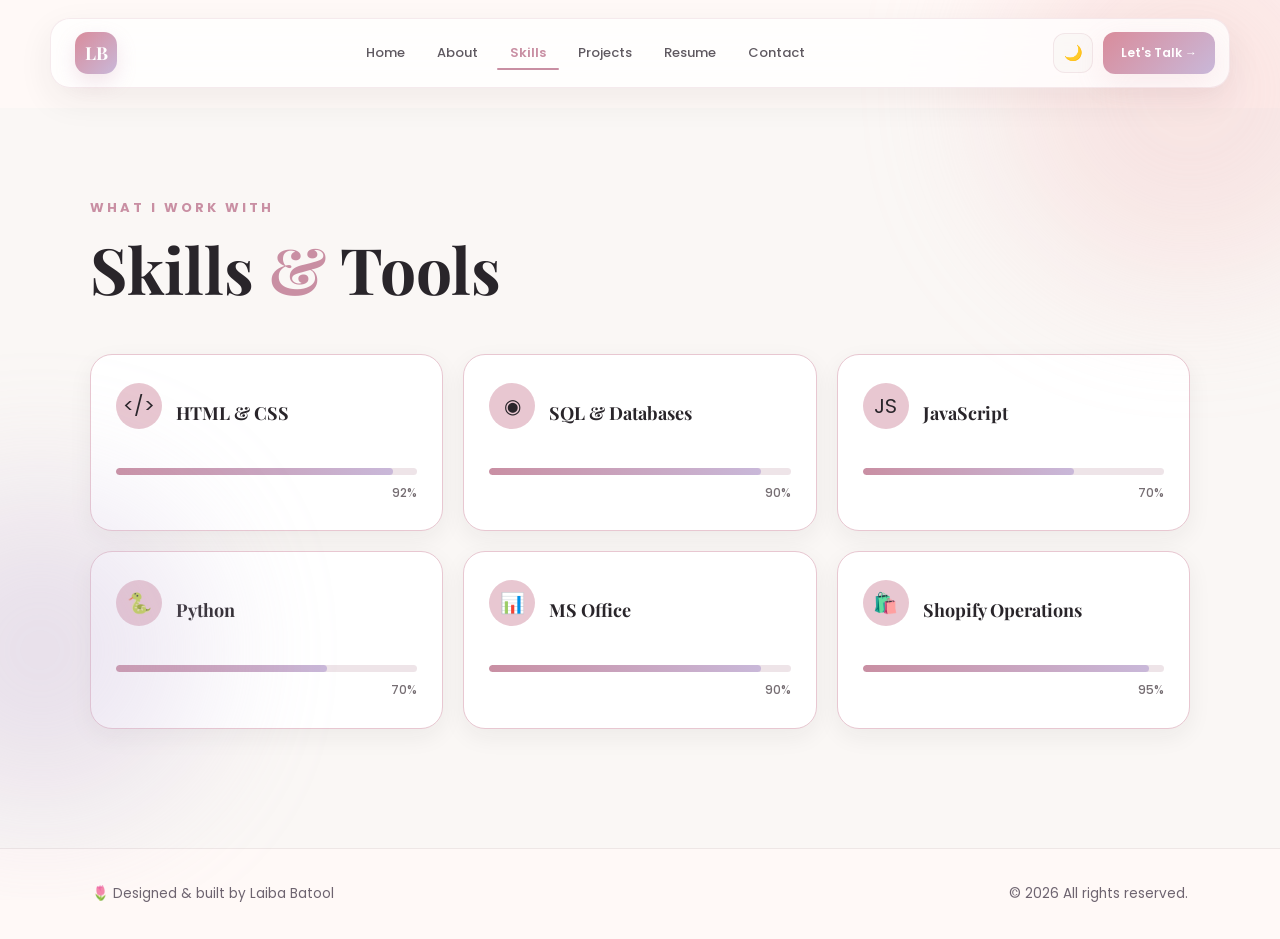
<file: skills.html>
<!DOCTYPE html>
<html lang="en">

<head>
    <meta charset="UTF-8">
    <meta name="viewport" content="width=device-width, initial-scale=1.0">

    <title>Skills | Laiba Batool</title>

    <!-- Favicon -->
    <link
        rel="icon"
        type="image/svg+xml"
        href="data:image/svg+xml,%3Csvg xmlns='http://www.w3.org/2000/svg' viewBox='0 0 100 100'%3E%3Crect width='100' height='100' rx='25' fill='%23C9B8D9'/%3E%3Ctext x='50' y='68' text-anchor='middle' font-size='55' font-family='Georgia' font-weight='bold' fill='%23FAF7F5'%3ELB%3C/text%3E%3C/svg%3E"
    >

    <!-- Google Fonts -->
    <link rel="preconnect" href="https://fonts.googleapis.com">
    <link rel="preconnect" href="https://fonts.gstatic.com" crossorigin>

    <link
        href="https://fonts.googleapis.com/css2?family=Playfair+Display:wght@500;600;700&family=Poppins:wght@300;400;500;600;700&display=swap"
        rel="stylesheet"
    >

    <link rel="stylesheet" href="style.css">

    <style>

        /* =========================
           SKILLS PAGE
        ========================== */

        .skills-page {
            min-height: calc(100vh - 160px);
            background: var(--off-white);
            padding: 90px 7% 100px;
        }

        .skills-container {
            max-width: 1100px;
            margin: auto;
        }


        /* Heading */

        .skills-label {
            color: var(--dusty-rose);
            font-family: "Poppins", sans-serif;
            font-size: 13px;
            font-weight: 700;
            letter-spacing: 3px;
            text-transform: uppercase;
            margin-bottom: 15px;
        }

        .skills-title {
            font-family: "Playfair Display", serif;
            color: var(--charcoal);
            font-size: clamp(2.8rem, 5vw, 4rem);
            line-height: 1.1;
            margin: 0 0 50px;
        }

        .skills-title span {
            color: var(--dusty-rose);
        }


        /* =========================
           SKILLS GRID
        ========================== */

        .skills-grid {
            display: grid;
            grid-template-columns: repeat(3, 1fr);
            gap: 20px;
        }


        /* Skill Card */

        .skill-card {
            background: #FFFFFF;
            border: 1px solid var(--soft-pink);
            border-radius: 22px;
            padding: 28px 25px;

            box-shadow: 0 8px 25px rgba(41, 37, 42, 0.06);

            transition: all 0.3s ease;
        }

        .skill-card:hover {
            transform: translateY(-6px);
            border-color: var(--lavender);
            box-shadow: 0 15px 35px rgba(201, 143, 163, 0.16);
        }


        /* Skill Header */

        .skill-header {
            display: flex;
            align-items: center;
            gap: 14px;
            margin-bottom: 25px;
        }


        .skill-icon {
            width: 46px;
            height: 46px;

            display: flex;
            align-items: center;
            justify-content: center;

            border-radius: 50%;

            background: var(--soft-pink);
            color: var(--charcoal);

            font-size: 20px;
            flex-shrink: 0;
        }


        .skill-name {
            font-family: "Playfair Display", serif;
            font-size: 18px;
            font-weight: 700;
            color: var(--charcoal);
        }


        /* Progress Bar */

        .progress-container {
            width: 100%;
        }

        .progress-bar {
            width: 100%;
            height: 7px;

            background: #EEE4E8;

            border-radius: 20px;
            overflow: hidden;
        }

        .progress-fill {
            height: 100%;

            background: linear-gradient(
                90deg,
                var(--dusty-rose),
                var(--lavender)
            );

            border-radius: 20px;
        }


        .skill-percentage {
            display: block;
            text-align: right;

            margin-top: 8px;

            font-family: "Poppins", sans-serif;
            font-size: 12px;
            font-weight: 500;

            color: #756D72;
        }


        /* =========================
           ACTIVE NAV
        ========================== */

        .nav-links a.active {
            color: var(--dusty-rose) !important;
        }

        .nav-links a.active::after {
            width: 100% !important;
            background: var(--dusty-rose) !important;
        }


        /* =========================
           RESPONSIVE
        ========================== */

        @media (max-width: 900px) {

            .skills-grid {
                grid-template-columns: repeat(2, 1fr);
            }

        }


        @media (max-width: 600px) {

            .skills-page {
                padding: 65px 22px 80px;
            }

            .skills-grid {
                grid-template-columns: 1fr;
            }

            .skills-title {
                margin-bottom: 35px;
            }

        }

    </style>

</head>


<body>


    <!-- Mouse Lavender Glow -->

    <div class="mouse-glow" id="mouseGlow"></div>


    <!-- Background Decoration -->

    <div class="bg-decor" aria-hidden="true">
        <span class="decor-blob blob-1"></span>
        <span class="decor-blob blob-2"></span>
    </div>


    <!-- =========================
         NAVBAR
    ========================== -->

    <header class="navbar" id="navbar">

        <div class="nav-inner">

            <!-- Navigation -->

            <nav class="nav-links" id="navLinks">

                <a href="index.html">Home</a>

                <a href="about.html">About</a>

                <a href="skills.html" class="active">
                    Skills
                </a>

                <a href="projects.html">
                    Projects
                </a>

                <a href="resume.html">
                    Resume
                </a>

                <a href="contact.html">
                    Contact
                </a>

            </nav>


            <!-- Navbar Actions -->

            <div class="nav-actions">

                <button
                    id="themeToggle"
                    class="theme-toggle"
                    aria-label="Toggle dark mode">
                    🌙
                </button>


                <a
                    href="contact.html"
                    class="btn btn-small btn-primary">
                    Let's Talk →
                </a>


                <button
                    class="nav-burger"
                    id="navBurger"
                    aria-label="Open menu"
                    aria-expanded="false">

                    <span></span>
                    <span></span>
                    <span></span>

                </button>

            </div>

        </div>

    </header>


    <!-- =========================
         SKILLS SECTION
    ========================== -->

    <main class="skills-page">

        <div class="skills-container">

            <p class="skills-label">
                What I work with
            </p>


            <h1 class="skills-title">
                Skills <span>&amp;</span> Tools
            </h1>


            <div class="skills-grid">


                <!-- HTML & CSS -->

                <div class="skill-card">

                    <div class="skill-header">

                        <div class="skill-icon">
                            &lt;/&gt;
                        </div>

                        <div class="skill-name">
                            HTML &amp; CSS
                        </div>

                    </div>

                    <div class="progress-container">

                        <div class="progress-bar">
                            <div
                                class="progress-fill"
                                style="width: 92%;">
                            </div>
                        </div>

                        <span class="skill-percentage">
                            92%
                        </span>

                    </div>

                </div>


                <!-- SQL -->

                <div class="skill-card">

                    <div class="skill-header">

                        <div class="skill-icon">
                            ◉
                        </div>

                        <div class="skill-name">
                            SQL &amp; Databases
                        </div>

                    </div>

                    <div class="progress-container">

                        <div class="progress-bar">
                            <div
                                class="progress-fill"
                                style="width: 90%;">
                            </div>
                        </div>

                        <span class="skill-percentage">
                            90%
                        </span>

                    </div>

                </div>


                <!-- JavaScript -->

                <div class="skill-card">

                    <div class="skill-header">

                        <div class="skill-icon">
                            JS
                        </div>

                        <div class="skill-name">
                            JavaScript
                        </div>

                    </div>

                    <div class="progress-container">

                        <div class="progress-bar">
                            <div
                                class="progress-fill"
                                style="width: 70%;">
                            </div>
                        </div>

                        <span class="skill-percentage">
                            70%
                        </span>

                    </div>

                </div>


                <!-- Python -->

                <div class="skill-card">

                    <div class="skill-header">

                        <div class="skill-icon">
                            🐍
                        </div>

                        <div class="skill-name">
                            Python
                        </div>

                    </div>

                    <div class="progress-container">

                        <div class="progress-bar">
                            <div
                                class="progress-fill"
                                style="width: 70%;">
                            </div>
                        </div>

                        <span class="skill-percentage">
                            70%
                        </span>

                    </div>

                </div>


                <!-- MS Office -->

                <div class="skill-card">

                    <div class="skill-header">

                        <div class="skill-icon">
                            📊
                        </div>

                        <div class="skill-name">
                            MS Office
                        </div>

                    </div>

                    <div class="progress-container">

                        <div class="progress-bar">
                            <div
                                class="progress-fill"
                                style="width: 90%;">
                            </div>
                        </div>

                        <span class="skill-percentage">
                            90%
                        </span>

                    </div>

                </div>


                <!-- Shopify -->

                <div class="skill-card">

                    <div class="skill-header">

                        <div class="skill-icon">
                            🛍️
                        </div>

                        <div class="skill-name">
                            Shopify Operations
                        </div>

                    </div>

                    <div class="progress-container">

                        <div class="progress-bar">
                            <div
                                class="progress-fill"
                                style="width: 95%;">
                            </div>
                        </div>

                        <span class="skill-percentage">
                            95%
                        </span>

                    </div>

                </div>


            </div>

        </div>

    </main>


    <!-- =========================
         FOOTER
    ========================== -->

    <footer class="footer">

        <div class="section-inner footer-inner">

            <p>
                🌷 Designed &amp; built by Laiba Batool
            </p>

            <p>
                &copy;
                <span id="year"></span>
                All rights reserved.
            </p>

        </div>

    </footer>


    <!-- Scroll Top -->

    <button
        id="scrollTop"
        class="scroll-top"
        aria-label="Scroll to top">
        ↑
    </button>


    <!-- JavaScript -->

    <script src="script.js"></script>

</body>

</html>
</file>
<file: style.css>
/* ==========================================================
   LAIBA BATOOL — PORTFOLIO STYLES
   Palette: Dusty Rose / Soft Pink / Lavender / Off White / Charcoal
   Fonts: Playfair Display (display) + Poppins (body)
   ========================================================== */
:root {
  --rose: #D98C9B;
  --rose-deep: #C06B7D;
  --pink: #F4C2C2;
  --lavender: #C9B8D9;
  --lavender-deep: #9B7FC7;
  --bg: #FFF9F7;
  --bg-alt: #FDF2F0;
  --card: #FFFFFF;
  --text: #29242A;
  --text-soft: #6E6470;
  --border: rgba(41, 36, 42, 0.08);
  --shadow: 0 10px 30px rgba(217, 140, 155, 0.14);
  --shadow-soft: 0 4px 16px rgba(184, 161, 217, 0.15);
  --radius: 20px;
  --radius-sm: 12px;
  --font-display: "Playfair Display", serif;
  --font-body: "Poppins", sans-serif;
  --transition: 0.35s cubic-bezier(0.4, 0, 0.2, 1);

  /* Shared aliases used by the inner pages (about/skills/projects/resume) —
     previously redeclared on every page, now defined once here. */
  --dusty-rose: #C98FA3;
  --soft-pink: #E8C7D1;
  --off-white: #FAF7F5;
  --charcoal: #29252A;
  --light-bg: #F8F2F5;
}

[data-theme="dark"] {
  --bg: #201C22;
  --bg-alt: #2A242C;
  --card: #2D262F;
  --text: #F7EFEF;
  --text-soft: #C9BBC4;
  --border: rgba(255, 255, 255, 0.08);
  --shadow: 0 10px 30px rgba(0, 0, 0, 0.35);
  --shadow-soft: 0 4px 16px rgba(0, 0, 0, 0.25);

  /* Inner-page palette aliases (about/skills/projects/resume) —
     without these, those pages ignored dark mode entirely. */
  --dusty-rose: #E6A8BA;
  --soft-pink: rgba(232, 199, 209, 0.16);
  --off-white: #201C22;
  --charcoal: #F5EDF0;
  --light-bg: #2A242C;
}

* { margin: 0; padding: 0; box-sizing: border-box; }

html { scroll-behavior: smooth; }

body {
  font-family: var(--font-body);
  background: var(--bg);
  color: var(--text);
  line-height: 1.6;
  overflow-x: hidden;
  transition: background var(--transition), color var(--transition);
}

a { text-decoration: none; color: inherit; }
ul { list-style: none; }
img { max-width: 100%; display: block; }

.section-inner {
  max-width: 1160px;
  margin: 0 auto;
  padding: 100px 32px;
}

.section-eyebrow {
  font-family: var(--font-body);
  font-size: 0.8rem;
  letter-spacing: 0.14em;
  text-transform: uppercase;
  color: var(--rose-deep);
  font-weight: 600;
  margin-bottom: 10px;
}
.section-eyebrow.center { text-align: center; }

.section-title {
  font-family: var(--font-display);
  font-size: clamp(2rem, 4vw, 2.7rem);
  font-weight: 600;
  margin-bottom: 24px;
  letter-spacing: -0.01em;
}
.section-title.center { text-align: center; }

/* ---------- Background decoration ---------- */
.bg-decor { position: fixed; inset: 0; pointer-events: none; z-index: 0; overflow: hidden; }
.decor-blob {
  position: absolute;
  border-radius: 50%;
  filter: blur(70px);
  opacity: 0.35;
}
.blob-1 { width: 380px; height: 380px; top: -100px; right: -100px; background: var(--pink); }
.blob-2 { width: 320px; height: 320px; bottom: 10%; left: -120px; background: var(--lavender); }

/* ---------- Buttons ---------- */
.btn {
  display: inline-flex;
  align-items: center;
  gap: 6px;
  padding: 14px 30px;
  border-radius: 999px;
  font-family: var(--font-body);
  font-weight: 600;
  font-size: 0.95rem;
  border: none;
  cursor: pointer;
  transition: transform var(--transition), box-shadow var(--transition);
}
.btn-primary {
  background: linear-gradient(135deg, var(--rose) 0%, var(--lavender) 100%);
  color: #fff;
  box-shadow: var(--shadow);
}
.btn-primary:hover { transform: translateY(-3px); box-shadow: 0 14px 34px rgba(184,161,217,0.3); }
.btn-outline {
  background: transparent;
  color: var(--rose-deep);
  border: 1.5px solid var(--rose);
}
.btn-outline:hover { background: var(--rose); color: #fff; transform: translateY(-3px); }
.btn-small { padding: 10px 20px; font-size: 0.85rem; }
.btn-full { width: 100%; justify-content: center; }

/* ---------- Navbar ----------
   Unified floating pill navbar used on every page (same as Home).
   Includes the scroll-shrink "scrolled" state driven by script.js. */
.navbar {
  position: fixed;
  top: 18px;
  left: 50%;
  transform: translateX(-50%);
  width: min(1180px, calc(100% - 40px));
  z-index: 9999;
  transition: top 0.35s ease, width 0.35s ease;
}

.nav-inner {
  min-height: 70px;
  display: flex;
  align-items: center;
  justify-content: space-between;
  gap: 28px;
  padding: 10px 14px 10px 24px;
  background: rgba(255, 255, 255, 0.78);
  border: 1px solid rgba(201, 143, 163, 0.18);
  border-radius: 20px;
  backdrop-filter: blur(20px);
  -webkit-backdrop-filter: blur(20px);
  box-shadow: 0 12px 35px rgba(41, 37, 42, 0.07);
}
[data-theme="dark"] .nav-inner { background: rgba(32, 28, 34, 0.82); }

/* Logo badge (replaces the old text logo link) */
.nav-inner::before {
  content: "LB";
  width: 42px;
  height: 42px;
  flex-shrink: 0;
  display: flex;
  align-items: center;
  justify-content: center;
  border-radius: 13px;
  background: linear-gradient(135deg, var(--rose), var(--lavender));
  color: #fff;
  font-family: var(--font-display);
  font-size: 18px;
  font-weight: 700;
  box-shadow: 0 8px 20px rgba(201, 143, 163, 0.22);
}

.nav-links {
  display: flex;
  align-items: center;
  justify-content: center;
  gap: 6px;
  flex: 1;
}
.nav-links a {
  position: relative;
  padding: 10px 13px;
  text-decoration: none;
  color: #5f5960;
  font-family: var(--font-body);
  font-size: 13px;
  font-weight: 500;
  border-radius: 10px;
  transition: color 0.3s ease, background 0.3s ease, transform 0.3s ease;
}
.nav-links a:hover {
  color: var(--rose-deep);
  background: rgba(201, 184, 217, 0.10);
  transform: translateY(-1px);
}
.nav-links a.active { color: var(--rose-deep); font-weight: 600; }
.nav-links a::after {
  content: "";
  position: absolute;
  left: 50%; bottom: 3px;
  width: 0; height: 2px;
  border-radius: 20px;
  background: linear-gradient(90deg, var(--rose), var(--lavender));
  transform: translateX(-50%);
  transition: width 0.3s ease;
}
.nav-links a:hover::after,
.nav-links a.active::after { width: 55%; }

.nav-actions { display: flex; align-items: center; gap: 10px; }
.theme-toggle {
  width: 40px; height: 40px;
  border: 1px solid rgba(201, 143, 163, 0.18);
  border-radius: 12px;
  background: rgba(250, 247, 245, 0.8);
  cursor: pointer;
  font-size: 15px;
  display: flex; align-items: center; justify-content: center;
  transition: transform 0.3s ease, background 0.3s ease, box-shadow 0.3s ease;
}
.theme-toggle:hover {
  transform: rotate(15deg) scale(1.05);
  background: var(--lavender);
  box-shadow: 0 8px 20px rgba(201, 184, 217, 0.25);
}

.nav-actions .btn-small { padding: 11px 18px; border-radius: 12px; font-size: 12px; font-weight: 600; text-decoration: none; }

/* Shrinks slightly once scrolled — toggled by script.js */
.navbar.scrolled { top: 10px; width: min(1100px, calc(100% - 30px)); }
.navbar.scrolled .nav-inner {
  min-height: 62px;
  box-shadow: 0 15px 40px rgba(41, 37, 42, 0.10);
  background: rgba(255, 255, 255, 0.90);
}

.nav-burger {
  display: none;
  flex-direction: column;
  gap: 5px;
  background: none;
  border: none;
  cursor: pointer;
}
.nav-burger span { width: 24px; height: 2px; background: var(--text); border-radius: 2px; }

/* Page content offset so it doesn't sit under the fixed navbar */
body { padding-top: 108px; }

@media (max-width: 900px) {
  .navbar { top: 12px; width: calc(100% - 28px); }
  body { padding-top: 92px; }
}

@media (max-width: 480px) {
  .navbar { top: 10px; width: calc(100% - 20px); }
  body { padding-top: 88px; }
}

/* ---------- Mouse glow (lavender spotlight that follows the cursor) ---------- */
.mouse-glow {
  position: fixed;
  width: 300px;
  height: 300px;
  border-radius: 50%;
  pointer-events: none;
  z-index: 2;
  background: radial-gradient(
    circle,
    rgba(201, 184, 217, 0.30) 0%,
    rgba(201, 184, 217, 0.15) 30%,
    rgba(201, 184, 217, 0.05) 55%,
    transparent 72%
  );
  transform: translate(-50%, -50%);
  opacity: 0;
  transition: opacity 0.4s ease, width 0.3s ease, height 0.3s ease;
  mix-blend-mode: multiply;
  left: 0;
  top: 0;
}
body:hover .mouse-glow { opacity: 1; }

/* ---------- Hero ---------- */
.hero {
  position: relative;
  padding: 70px 32px 40px;
  min-height: 88vh;
  display: flex;
  align-items: center;
  z-index: 1;
}
.hero-inner {
  max-width: 1160px;
  margin: 0 auto;
  display: grid;
  grid-template-columns: 1.1fr 0.9fr;
  gap: 40px;
  align-items: center;
  width: 100%;
}
.eyebrow {
  font-size: 1.1rem;
  color: var(--rose-deep);
  font-weight: 500;
  margin-bottom: 14px;
}
.wave { display: inline-block; animation: wave 2.2s infinite; transform-origin: 70% 70%; }
@keyframes wave {
  0%, 60%, 100% { transform: rotate(0deg); }
  10% { transform: rotate(14deg); }
  20% { transform: rotate(-8deg); }
  30% { transform: rotate(14deg); }
  40% { transform: rotate(-4deg); }
}
.hero-title {
  font-family: var(--font-display);
  font-size: clamp(2.4rem, 5.5vw, 3.6rem);
  font-weight: 700;
  line-height: 1.15;
  margin-bottom: 22px;
}
.hero-title em { color: var(--rose-deep); font-style: italic; }
.hero-sub {
  font-size: 1.05rem;
  color: var(--text-soft);
  max-width: 480px;
  margin-bottom: 34px;
}
.hero-actions { display: flex; gap: 16px; flex-wrap: wrap; margin-bottom: 24px; }
.hero-location { color: var(--text-soft); font-size: 0.9rem; }

.hero-visual { position: relative; display: flex; justify-content: center; }
.hero-card {
  position: relative;
  width: 320px; height: 320px;
  background: var(--card);
  border-radius: 50%;
  display: flex;
  align-items: center;
  justify-content: center;
  box-shadow: var(--shadow);
}
.hero-avatar { font-size: 7rem; z-index: 2; }
.hero-ring {
  position: absolute;
  border-radius: 50%;
  border: 2px dashed var(--pink);
  animation: spin 22s linear infinite;
}
.ring-1 { width: 100%; height: 100%; }
.ring-2 { width: 116%; height: 116%; border-color: var(--lavender); animation-direction: reverse; animation-duration: 30s; }
@keyframes spin { to { transform: rotate(360deg); } }

.floating-chip {
  position: absolute;
  background: linear-gradient(135deg, var(--rose), var(--lavender));
  color: #fff;
  font-size: 0.78rem;
  font-weight: 600;
  padding: 7px 16px;
  border-radius: 999px;
  box-shadow: var(--shadow-soft);
  animation: float 5s ease-in-out infinite;
}
.chip-1 { top: 10%; left: -8%; animation-delay: 0s; }
.chip-2 { bottom: 14%; right: -12%; animation-delay: 1.2s; }
.chip-3 { bottom: -6%; left: 22%; animation-delay: 2.4s; }
@keyframes float { 0%, 100% { transform: translateY(0); } 50% { transform: translateY(-10px); } }

.petal { position: absolute; color: var(--pink); font-size: 1.4rem; opacity: 0.8; animation: float 6s ease-in-out infinite; }
.petal-1 { top: 18%; left: 4%; }
.petal-2 { bottom: 12%; right: 6%; animation-delay: 2s; color: var(--lavender); }

/* ---------- About ---------- */
.about { position: relative; z-index: 1; background: var(--bg-alt); }
.about-grid { display: grid; grid-template-columns: 0.8fr 1.2fr; gap: 60px; align-items: center; }
.about-visual { display: flex; justify-content: center; }
.about-card {
  width: 260px; height: 260px;
  border-radius: var(--radius);
  background: linear-gradient(150deg, var(--pink), var(--lavender));
  display: flex; align-items: center; justify-content: center;
  font-size: 5rem;
  box-shadow: var(--shadow);
}
.about-text { color: var(--text-soft); margin-bottom: 22px; font-size: 1rem; }
.about-list { display: grid; gap: 10px; margin-bottom: 30px; }
.about-list li { font-size: 0.96rem; }
.about-meta { display: grid; gap: 16px; }
.meta-item { display: flex; flex-direction: column; gap: 2px; padding-left: 14px; border-left: 3px solid var(--rose); }
.meta-label { font-size: 0.75rem; text-transform: uppercase; letter-spacing: 0.08em; color: var(--rose-deep); font-weight: 600; }
.meta-value { font-size: 0.95rem; }

/* ---------- Skills ---------- */
.skills { position: relative; z-index: 1; }
.skills-grid {
  display: grid;
  grid-template-columns: repeat(4, 1fr);
  gap: 24px;
  margin-top: 20px;
}
.skill-card {
  background: var(--card);
  border-radius: var(--radius);
  padding: 32px 24px;
  box-shadow: var(--shadow-soft);
  transition: transform var(--transition), box-shadow var(--transition);
  border: 1px solid var(--border);
}
.skill-card:hover { transform: translateY(-8px); box-shadow: var(--shadow); }
.skill-icon { font-size: 1.9rem; margin-bottom: 14px; }
.skill-card h3 { font-family: var(--font-display); font-size: 1.15rem; margin-bottom: 14px; }
.skill-card li {
  font-size: 0.9rem;
  color: var(--text-soft);
  padding: 5px 0;
  border-bottom: 1px dashed var(--border);
}
.skill-card li:last-child { border-bottom: none; }

/* ---------- Projects ---------- */
.projects { position: relative; z-index: 1; background: var(--bg-alt); }
.projects-grid { display: grid; grid-template-columns: repeat(2, 1fr); gap: 28px; margin-top: 20px; }
.project-card {
  background: var(--card);
  border-radius: var(--radius);
  overflow: hidden;
  box-shadow: var(--shadow-soft);
  transition: transform var(--transition), box-shadow var(--transition);
  border: 1px solid var(--border);
}
.project-card:hover { transform: translateY(-6px); box-shadow: var(--shadow); }
.project-image {
  height: 140px;
  background: linear-gradient(135deg, var(--pink), var(--lavender));
  display: flex; align-items: center; justify-content: center;
  font-size: 3rem;
}
.project-body { padding: 26px; }
.project-body h3 { font-family: var(--font-display); font-size: 1.25rem; margin-bottom: 10px; }
.project-body p { color: var(--text-soft); font-size: 0.92rem; margin-bottom: 16px; }
.tech-tags { display: flex; flex-wrap: wrap; gap: 8px; margin-bottom: 18px; }
.tech-tags span {
  background: var(--bg-alt);
  border: 1px solid var(--border);
  color: var(--rose-deep);
  font-size: 0.76rem;
  font-weight: 600;
  padding: 5px 12px;
  border-radius: 999px;
}
[data-theme="dark"] .tech-tags span { background: var(--bg); }
.project-links { display: flex; gap: 16px; }
.project-links a { font-weight: 600; font-size: 0.88rem; color: var(--rose-deep); }
.project-links a:hover { text-decoration: underline; }

/* ---------- Experience ---------- */
.experience { position: relative; z-index: 1; }
.timeline { max-width: 720px; margin: 20px auto 0; position: relative; padding-left: 24px; border-left: 2px solid var(--pink); }
.timeline-item { position: relative; padding: 0 0 36px 26px; }
.timeline-dot {
  position: absolute; left: -33px; top: 4px;
  width: 14px; height: 14px; border-radius: 50%;
  background: var(--rose); border: 3px solid var(--bg);
  box-shadow: 0 0 0 2px var(--rose);
}
.timeline-content h3 { font-family: var(--font-display); font-size: 1.15rem; margin-bottom: 4px; }
.timeline-meta { color: var(--rose-deep); font-size: 0.85rem; font-weight: 600; margin-bottom: 8px; }
.timeline-content p:last-child { color: var(--text-soft); font-size: 0.92rem; }
.certs { display: flex; justify-content: center; margin-top: 30px; }
.cert-chip {
  background: linear-gradient(135deg, var(--pink), var(--lavender));
  color: #fff; font-weight: 600; font-size: 0.85rem;
  padding: 10px 22px; border-radius: 999px;
}

/* ---------- Resume ---------- */
.resume { position: relative; z-index: 1; background: var(--bg-alt); }
.resume-card {
  max-width: 640px; margin: 0 auto;
  text-align: center;
  background: var(--card);
  border-radius: var(--radius);
  padding: 56px 40px;
  box-shadow: var(--shadow);
  border: 1px solid var(--border);
}
.resume-card h2 { font-family: var(--font-display); font-size: 1.8rem; margin-bottom: 14px; }
.resume-card p { color: var(--text-soft); margin-bottom: 26px; }

/* ---------- Contact ---------- */
.contact { position: relative; z-index: 1; }
.contact-grid { display: grid; grid-template-columns: 0.9fr 1.1fr; gap: 60px; }
.contact-intro p { color: var(--text-soft); margin-bottom: 26px; }
.contact-links { display: grid; gap: 14px; }
.contact-links a { font-weight: 500; transition: color var(--transition); }
.contact-links a:hover { color: var(--rose-deep); }

.contact-form { background: var(--card); border-radius: var(--radius); padding: 34px; box-shadow: var(--shadow-soft); border: 1px solid var(--border); display: grid; gap: 18px; }
.contact-form label { display: grid; gap: 6px; font-size: 0.85rem; font-weight: 600; color: var(--text-soft); }
.contact-form input, .contact-form textarea {
  font-family: var(--font-body);
  background: var(--bg);
  border: 1px solid var(--border);
  border-radius: var(--radius-sm);
  padding: 12px 14px;
  font-size: 0.95rem;
  color: var(--text);
  resize: vertical;
  transition: border-color var(--transition);
}
.contact-form input:focus, .contact-form textarea:focus {
  outline: none;
  border-color: var(--rose);
}
.form-status { font-size: 0.85rem; color: var(--rose-deep); min-height: 1.2em; }

/* ---------- Footer ---------- */
.footer { position: relative; z-index: 1; border-top: 1px solid var(--border); }
.footer-inner { display: flex; justify-content: space-between; flex-wrap: wrap; gap: 8px; padding: 34px 32px; font-size: 0.85rem; color: var(--text-soft); }

/* ---------- Scroll to top ---------- */
.scroll-top {
  position: fixed;
  bottom: 28px; right: 28px;
  width: 46px; height: 46px;
  border-radius: 50%;
  background: linear-gradient(135deg, var(--rose), var(--lavender));
  color: #fff;
  border: none;
  font-size: 1.2rem;
  cursor: pointer;
  box-shadow: var(--shadow);
  opacity: 0;
  visibility: hidden;
  transform: translateY(10px);
  transition: all var(--transition);
  z-index: 200;
}
.scroll-top.show { opacity: 1; visibility: visible; transform: translateY(0); }

/* ---------- Reduced motion ---------- */
@media (prefers-reduced-motion: reduce) {
  * { animation: none !important; transition: none !important; }
}

/* ---------- Responsive ---------- */
@media (max-width: 960px) {
  .hero-inner, .about-grid, .contact-grid { grid-template-columns: 1fr; }
  .hero-visual { order: -1; }
  .skills-grid { grid-template-columns: repeat(2, 1fr); }
  .projects-grid { grid-template-columns: 1fr; }
}

@media (max-width: 720px) {
  .nav-links { 
    position: absolute; top: 100%; left: 0; right: 0;
    background: var(--bg);
    flex-direction: column;
    padding: 20px 32px;
    gap: 18px;
    border-bottom: 1px solid var(--border);
    display: none;
  }
  .nav-links.open { display: flex; }
  .nav-burger { display: flex; }
  .nav-actions .btn-small { display: none; }
  .section-inner { padding: 70px 22px; }
  .skills-grid { grid-template-columns: 1fr; }
  .hero-card { width: 240px; height: 240px; }
  .hero-avatar { font-size: 5rem; }
}

/* ==========================================================
   DARK MODE — applies across every page (navbar + inner pages)
   ========================================================== */

/* Navbar links weren't readable on the dark navbar background */
[data-theme="dark"] .nav-links a { color: var(--text-soft); }
[data-theme="dark"] .nav-links a:hover,
[data-theme="dark"] .nav-links a.active { color: var(--dusty-rose); }
[data-theme="dark"] .theme-toggle {
  background: rgba(255, 255, 255, 0.06);
  border-color: var(--border);
}

/* Inner-page cards (about/skills/projects/resume) were hard-coded
   white, so they never actually switched in dark mode */
[data-theme="dark"] .about-stat,
[data-theme="dark"] .info-item,
[data-theme="dark"] .skill-card,
[data-theme="dark"] .project-card,
[data-theme="dark"] .resume-card {
  background: var(--card);
  border-color: var(--border);
}
[data-theme="dark"] .about-stat {
  background: linear-gradient(145deg, var(--card), var(--bg-alt));
}

[data-theme="dark"] .stat-text,
[data-theme="dark"] .info-item p,
[data-theme="dark"] .skill-percentage,
[data-theme="dark"] .project-card p,
[data-theme="dark"] .about-description,
[data-theme="dark"] .resume-card p {
  color: var(--text-soft);
}

[data-theme="dark"] .progress-bar { background: rgba(255, 255, 255, 0.08); }

[data-theme="dark"] .tech-tags span {
  background: rgba(255, 255, 255, 0.06);
  color: var(--text);
  border-color: var(--border);
}

/* The GitHub / outline buttons were turning solid black in dark mode */
[data-theme="dark"] .project-links a,
[data-theme="dark"] .about-btn-outline {
  color: var(--dusty-rose);
  border-color: var(--dusty-rose);
  background: transparent;
}
[data-theme="dark"] .project-links a:hover,
[data-theme="dark"] .about-btn-outline:hover {
  background: var(--dusty-rose);
  color: var(--bg);
}

/* "multiply" blend mode turns near-black over a dark background */
[data-theme="dark"] .mouse-glow { mix-blend-mode: screen; }
</file>
